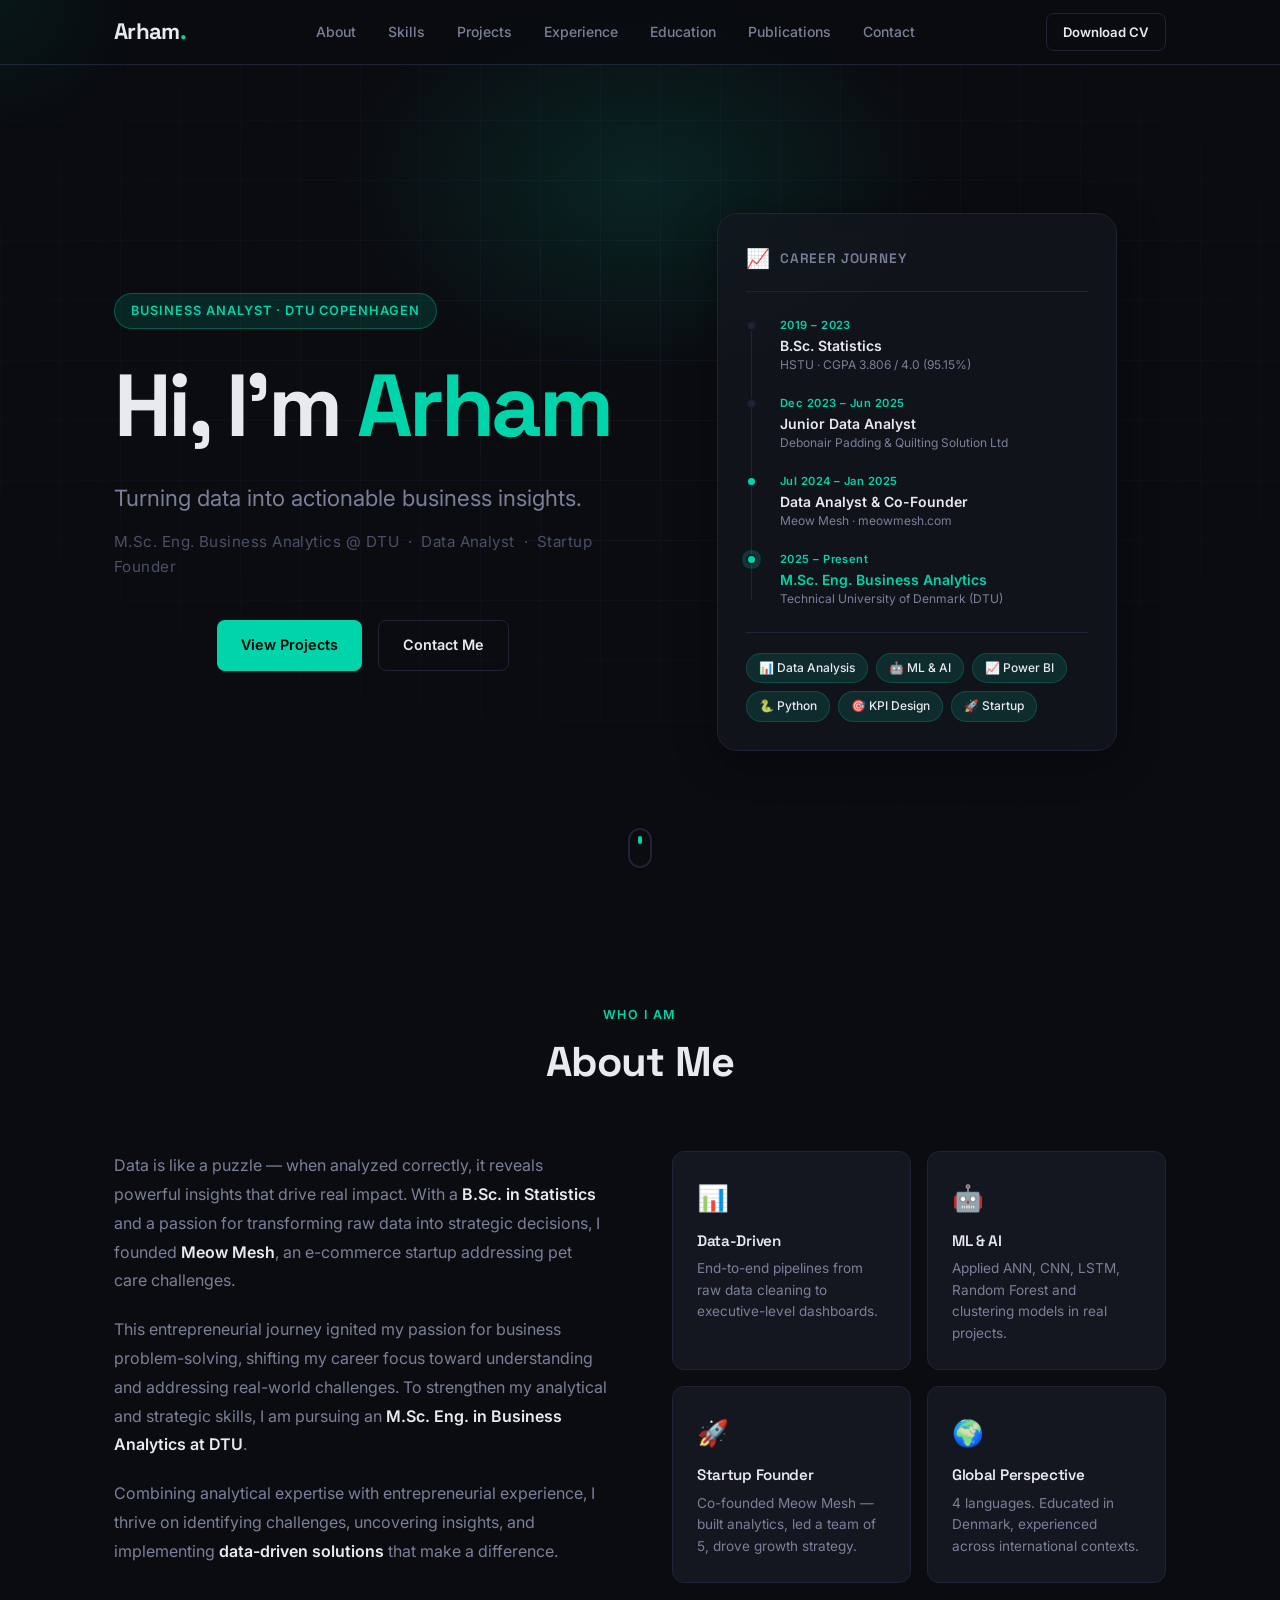
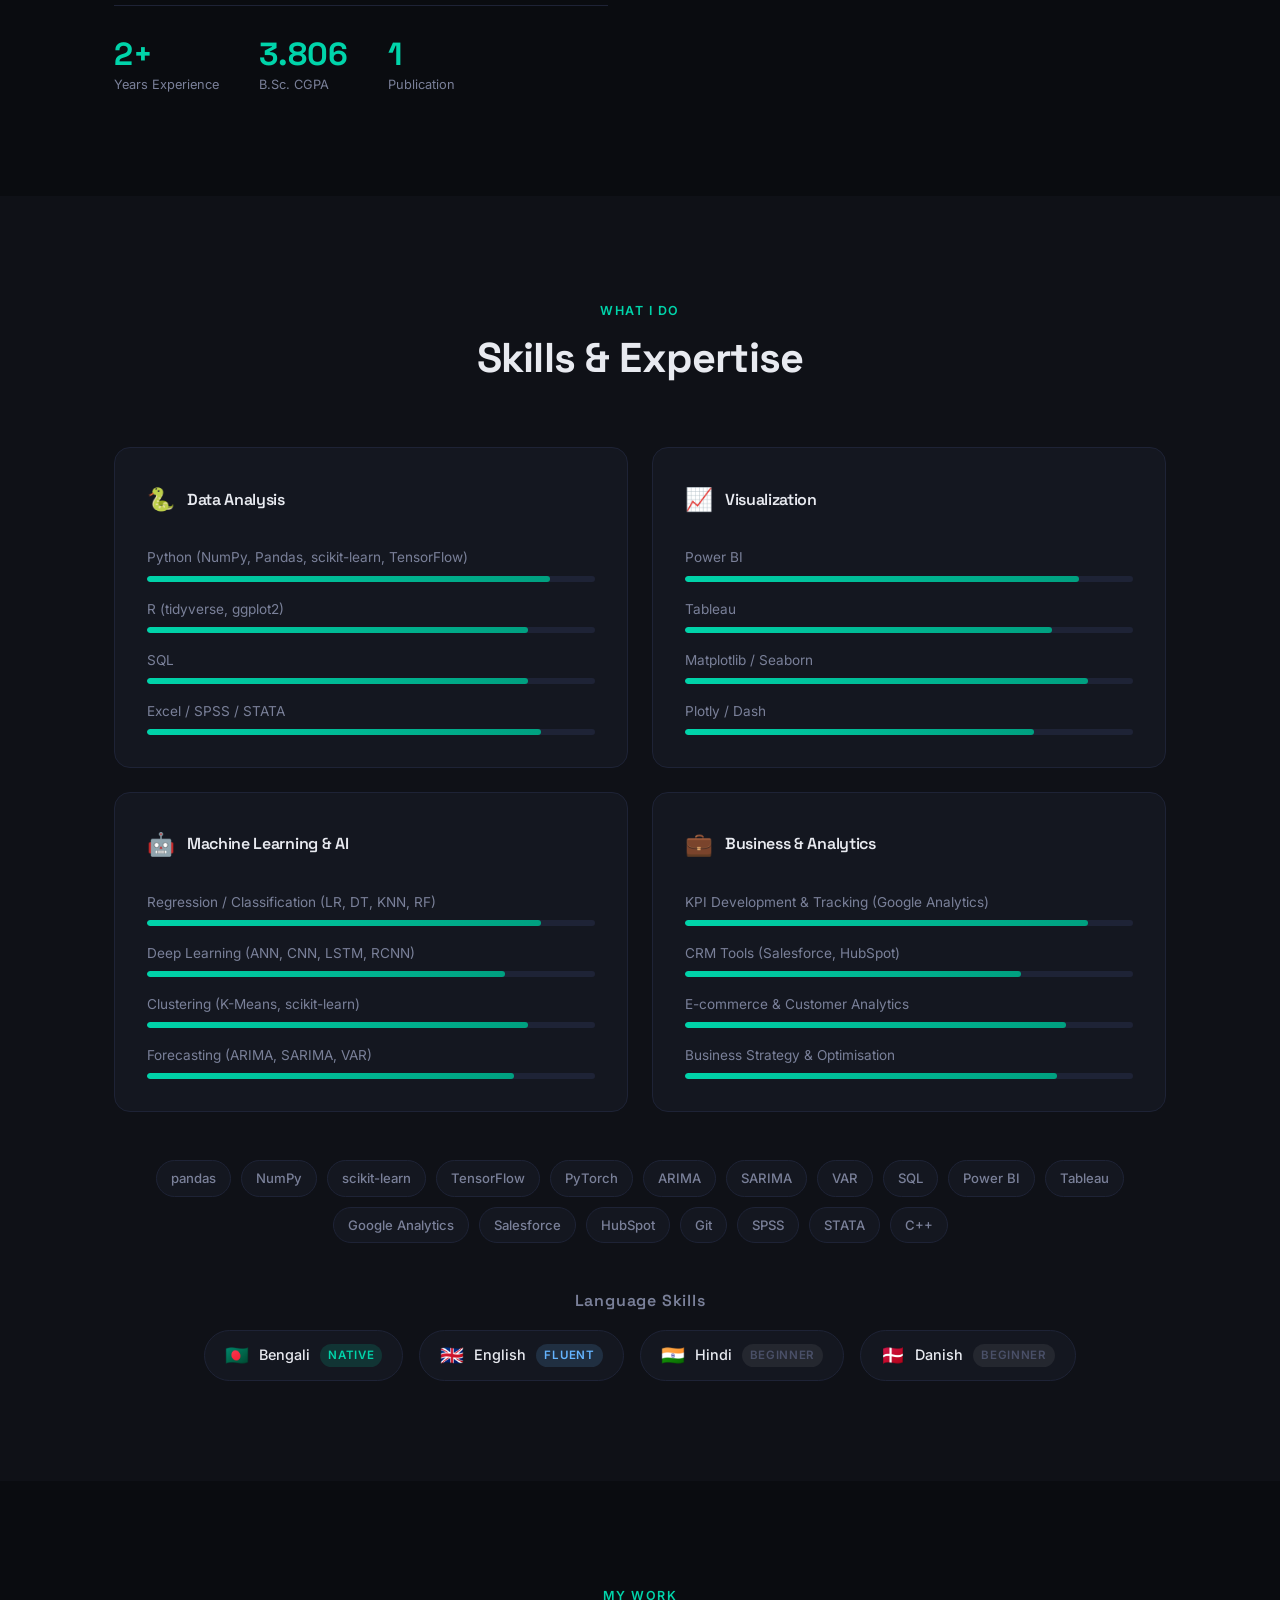
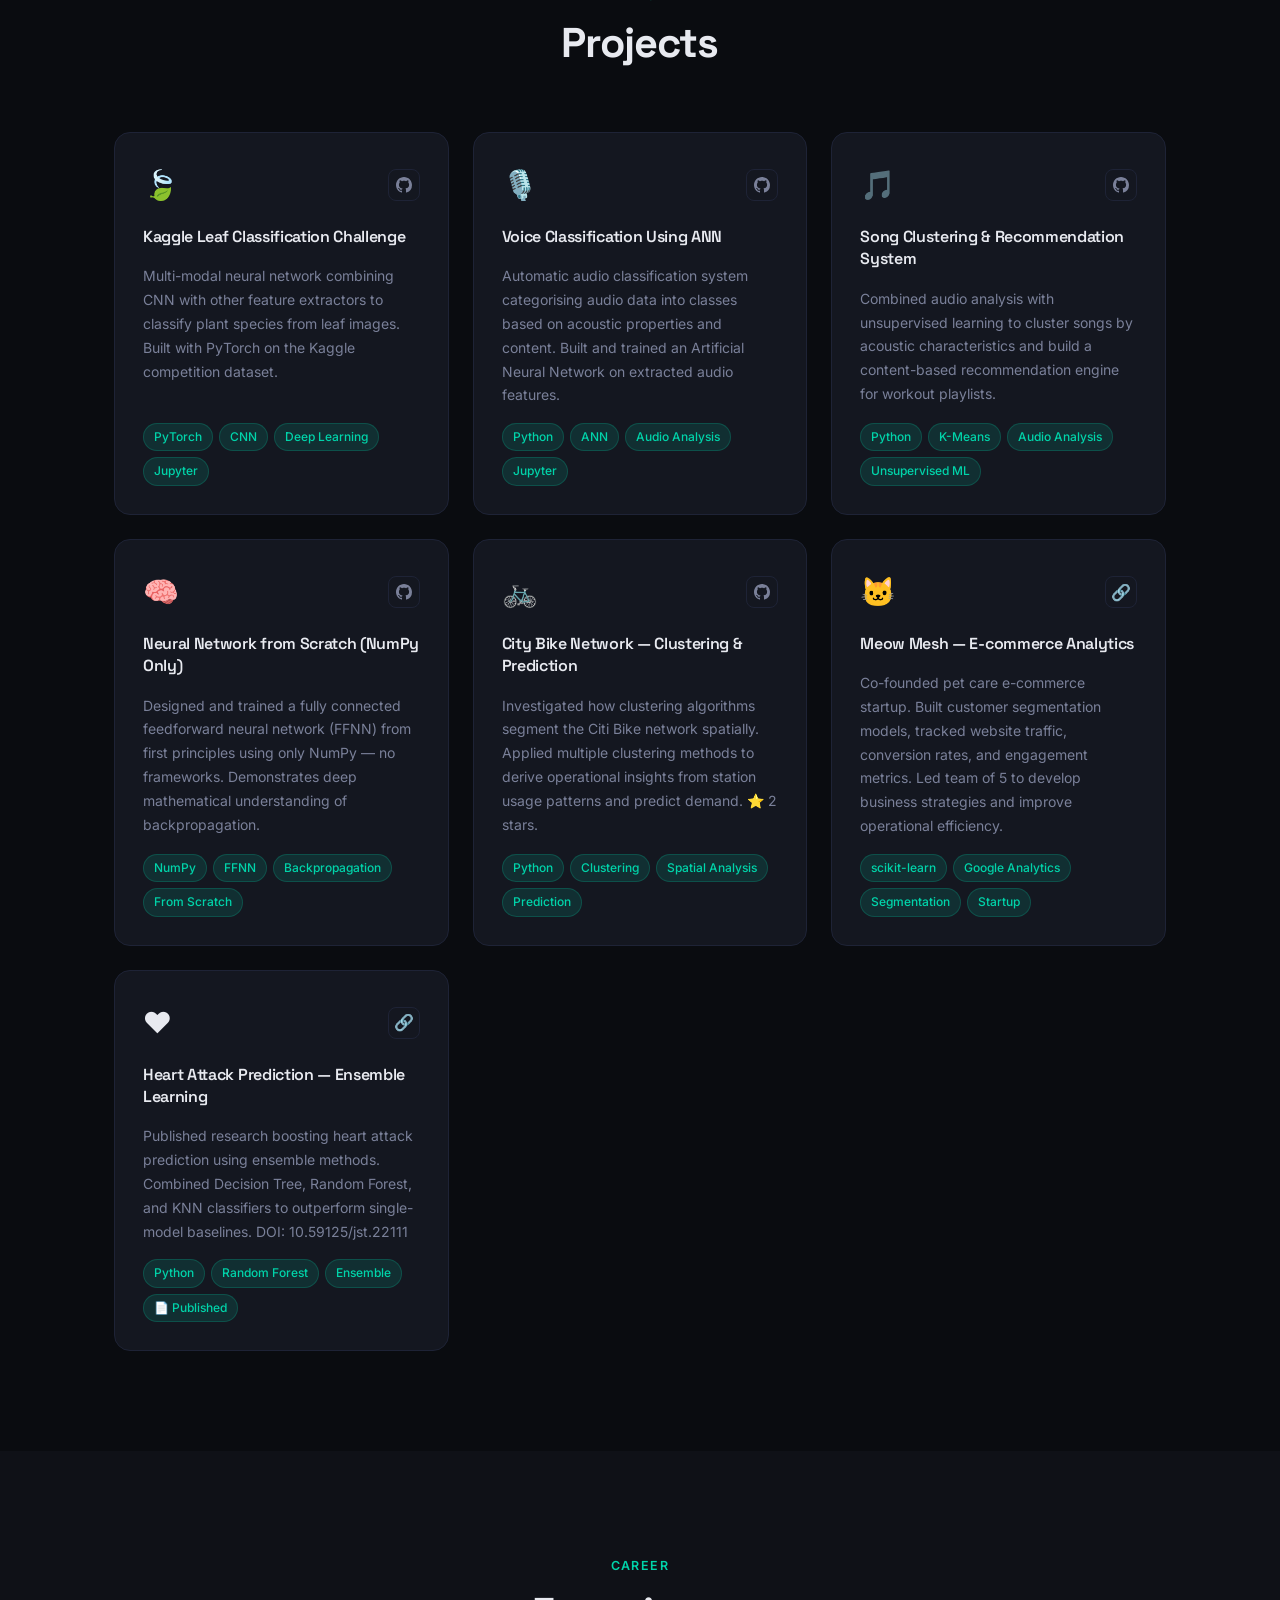
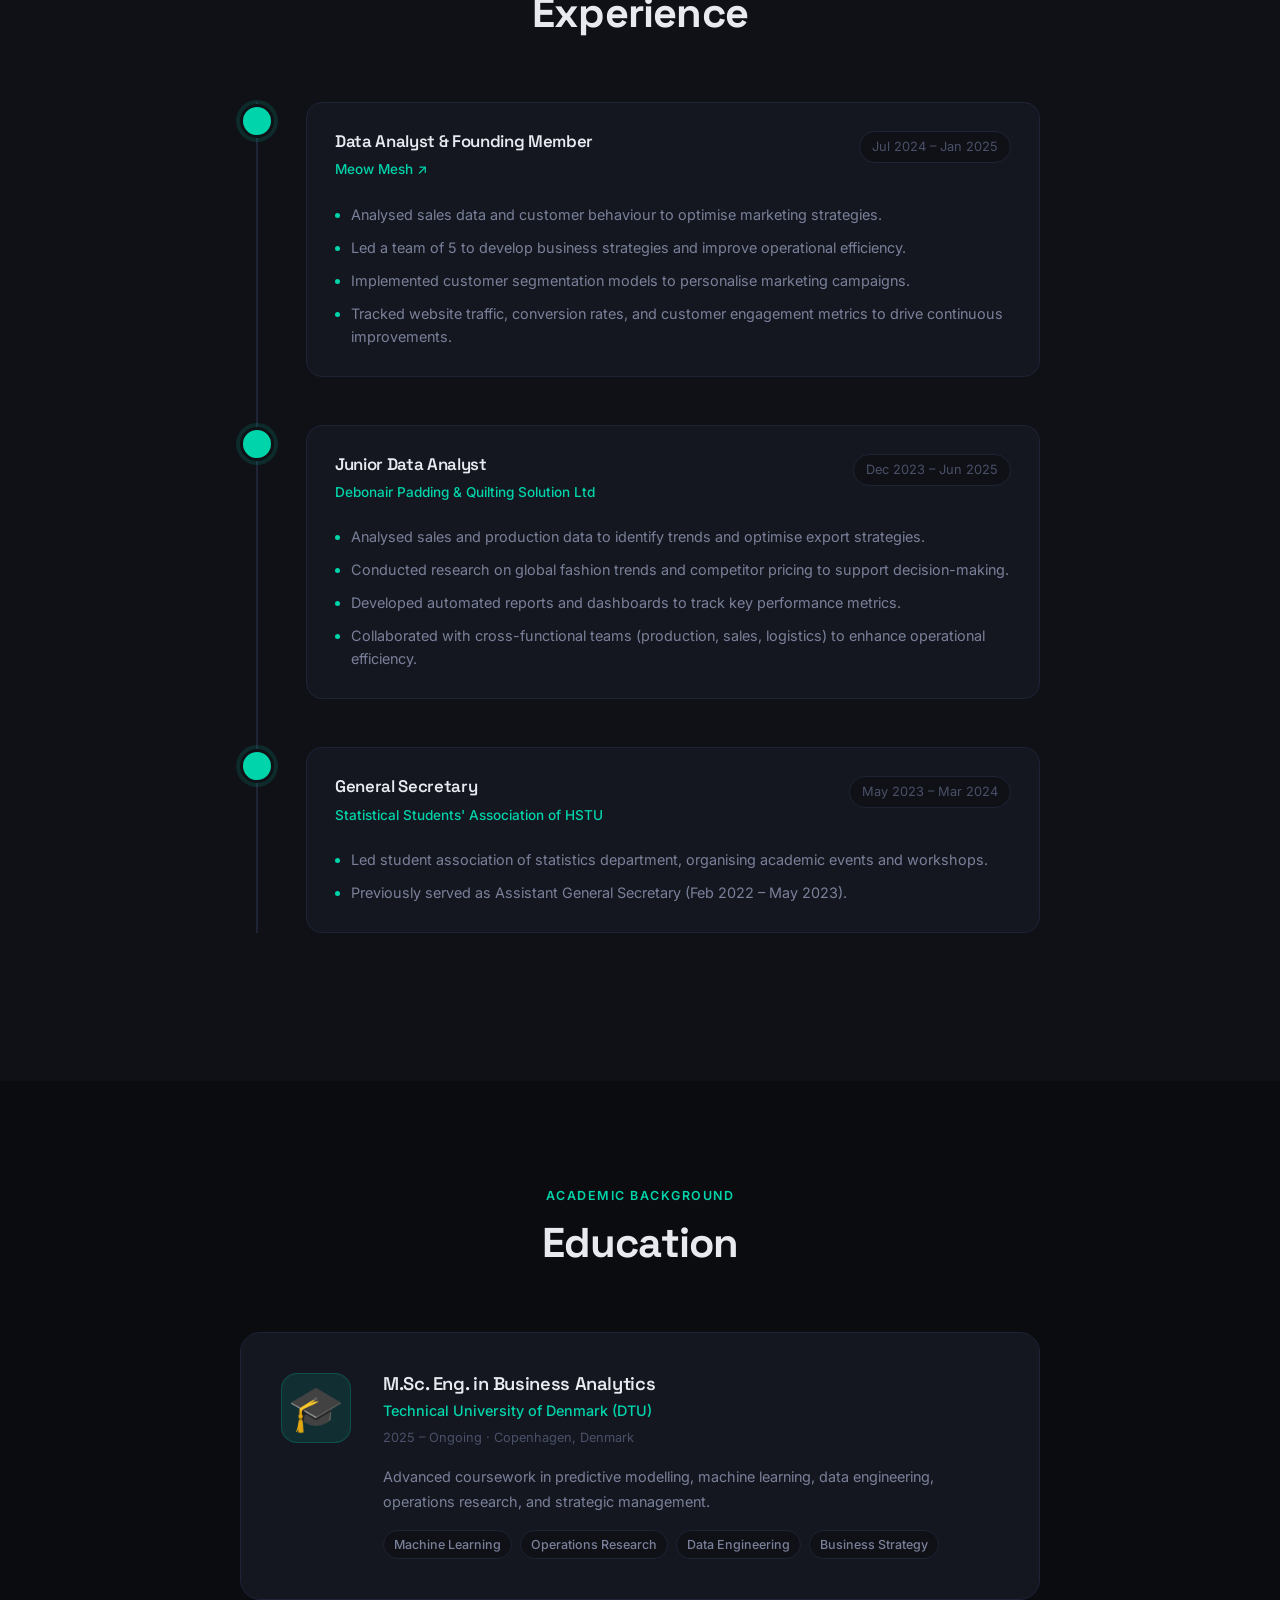
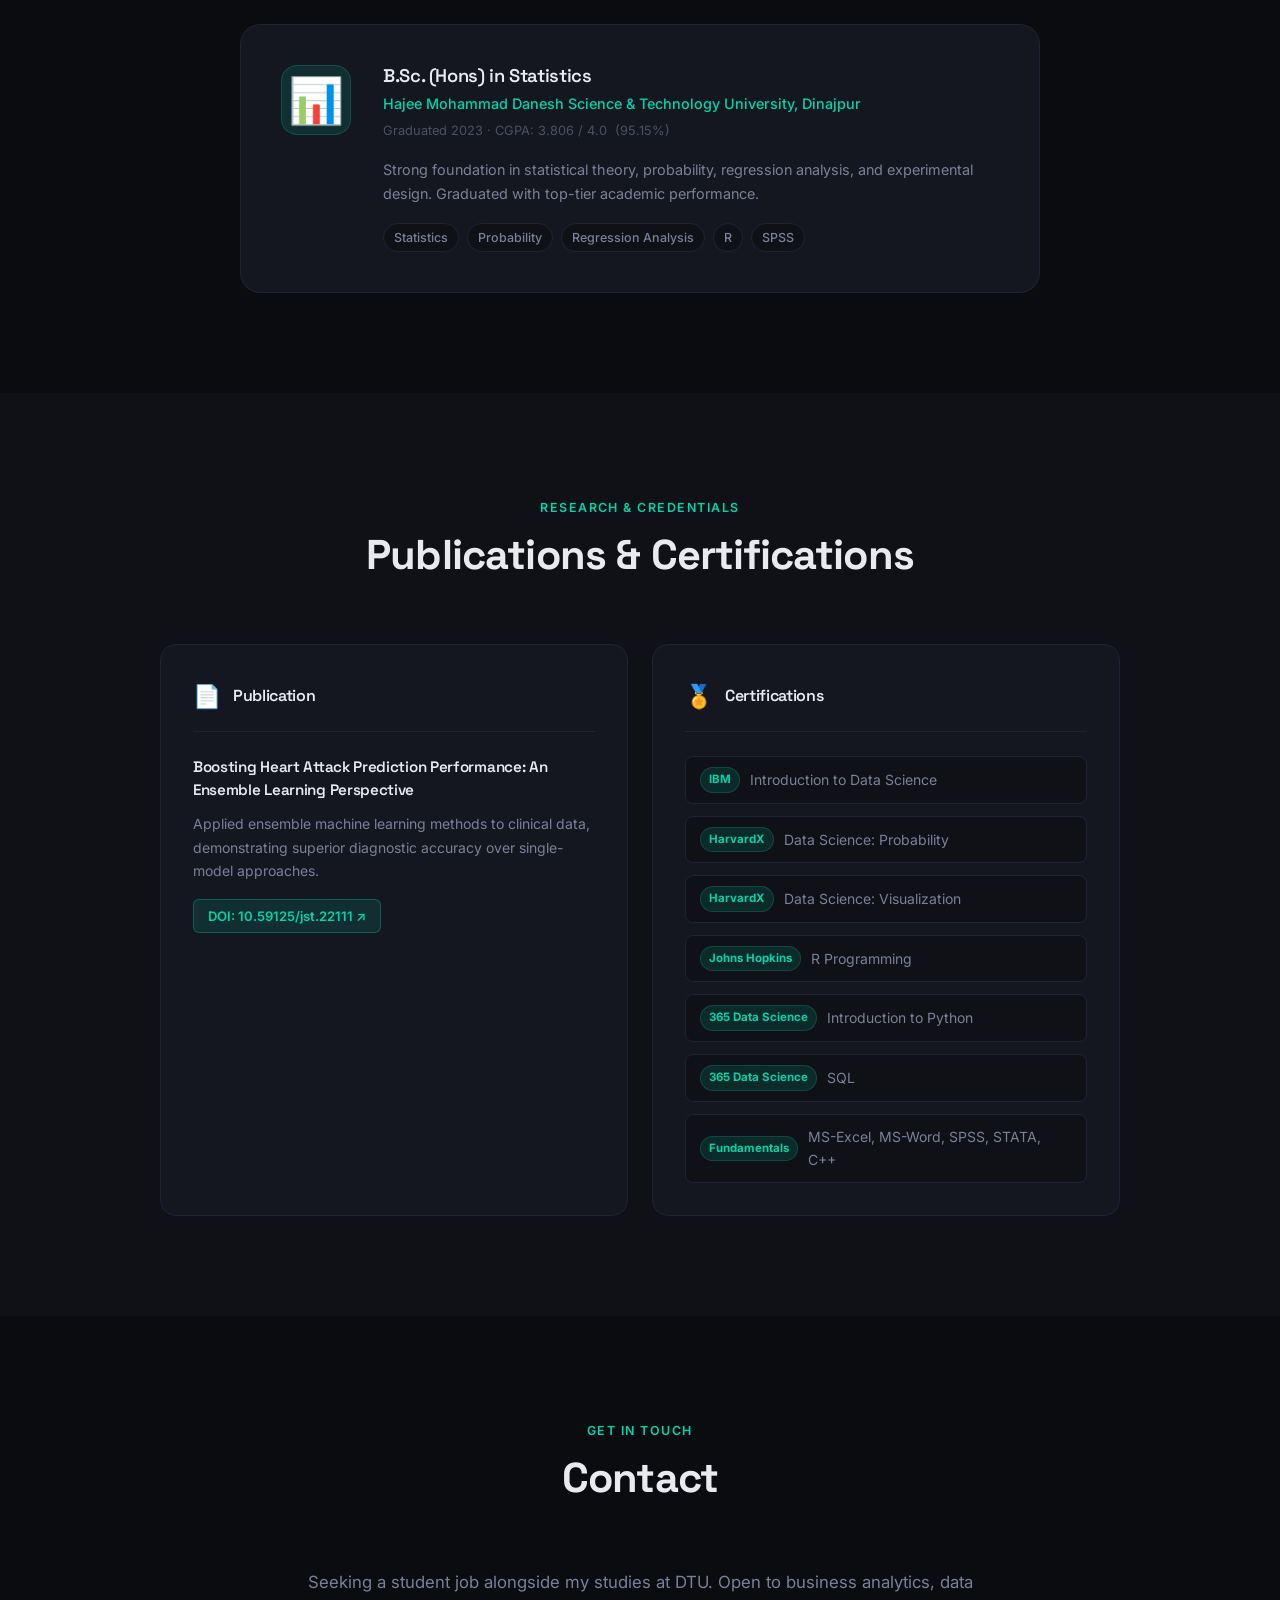
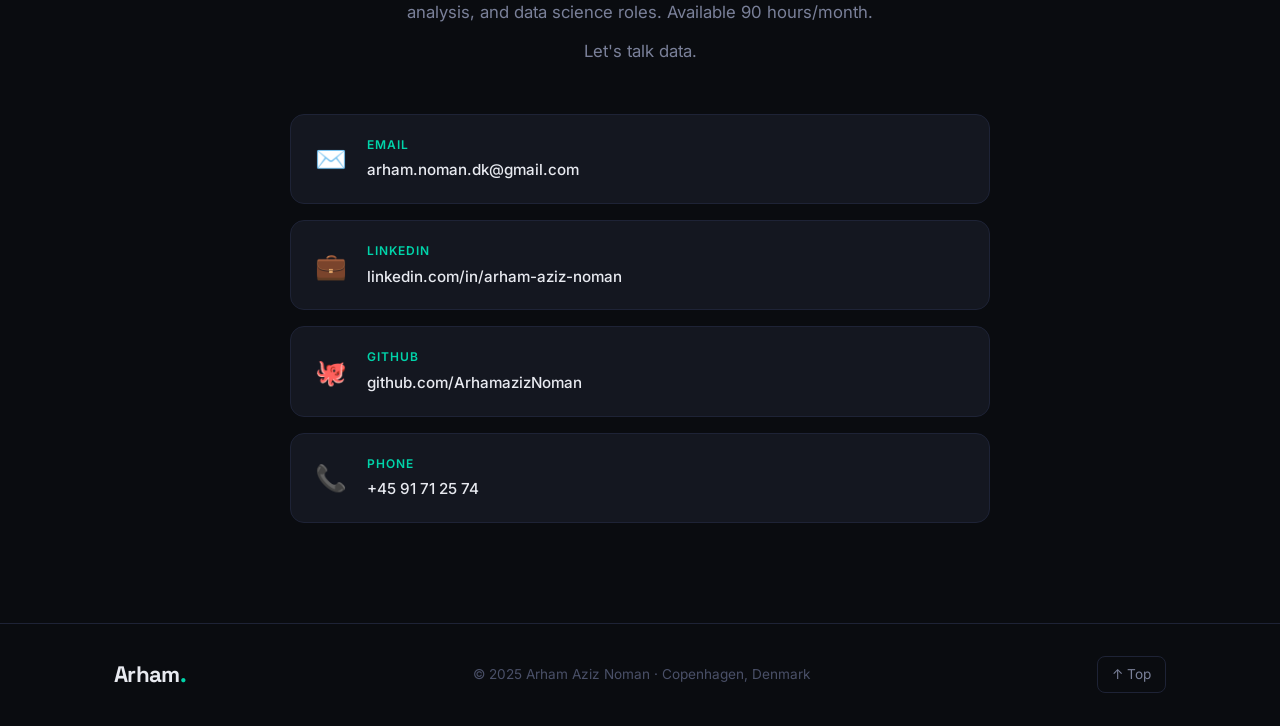
<file: index.html>
<!DOCTYPE html>
<html lang="en">
<head>
  <meta charset="UTF-8" />
  <meta name="viewport" content="width=device-width, initial-scale=1.0" />
  <title>Arham Aziz Noman | Business Analyst</title>
  <link rel="stylesheet" href="style.css" />
  <link rel="preconnect" href="https://fonts.googleapis.com" />
  <link href="https://fonts.googleapis.com/css2?family=Inter:wght@300;400;500;600;700&family=Space+Grotesk:wght@400;500;600;700&display=swap" rel="stylesheet" />
</head>
<body>

  <!-- NAV -->
  <nav class="navbar" id="navbar">
    <div class="nav-container">
      <a href="#hero" class="nav-logo">Arham<span class="accent">.</span></a>
      <ul class="nav-links" id="nav-links">
        <li><a href="#about">About</a></li>
        <li><a href="#skills">Skills</a></li>
        <li><a href="#projects">Projects</a></li>
        <li><a href="#experience">Experience</a></li>
        <li><a href="#education">Education</a></li>
        <li><a href="#publications">Publications</a></li>
        <li><a href="#contact">Contact</a></li>
      </ul>
      <div class="nav-actions">
<a href="Arham Aziz Noman_CV_E.pdf" download class="btn btn-outline btn-sm">Download CV</a>
        <button class="hamburger" id="hamburger" aria-label="Menu">
          <span></span><span></span><span></span>
        </button>
      </div>
    </div>
  </nav>

  <!-- HERO -->
  <section class="hero" id="hero">
    <div class="hero-bg">
      <div class="hero-grid"></div>
    </div>

    <div class="container hero-two-col">

      <!-- LEFT -->
      <div class="hero-left">
        <div class="hero-badge reveal">Business Analyst · DTU Copenhagen</div>
        <h1 class="hero-title reveal">
          Hi, I'm <span class="accent">Arham</span>
        </h1>
        <p class="hero-tagline reveal">Turning data into actionable business insights.</p>
        <p class="hero-sub reveal">
          M.Sc. Eng. Business Analytics @ DTU &nbsp;·&nbsp; Data Analyst &nbsp;·&nbsp; Startup Founder
        </p>
        <div class="hero-cta reveal">
          <a href="#projects" class="btn btn-primary">View Projects</a>
          <a href="#contact" class="btn btn-outline">Contact Me</a>
        </div>
      </div>

      <!-- RIGHT: career card -->
      <div class="hero-right reveal">
        <div class="hero-card">
          <div class="hero-card-header">
            <span class="hero-card-icon">📈</span>
            <span class="hero-card-title">Career Journey</span>
          </div>

          <div class="hero-timeline">
            <div class="ht-item">
              <div class="ht-dot"></div>
              <div class="ht-body">
                <span class="ht-date">2019 – 2023</span>
                <span class="ht-role">B.Sc. Statistics</span>
                <span class="ht-place">HSTU · CGPA 3.806 / 4.0 (95.15%)</span>
              </div>
            </div>
            <div class="ht-item">
              <div class="ht-dot"></div>
              <div class="ht-body">
                <span class="ht-date">Dec 2023 – Jun 2025</span>
                <span class="ht-role">Junior Data Analyst</span>
                <span class="ht-place">Debonair Padding &amp; Quilting Solution Ltd</span>
              </div>
            </div>
            <div class="ht-item">
              <div class="ht-dot ht-dot-accent"></div>
              <div class="ht-body">
                <span class="ht-date">Jul 2024 – Jan 2025</span>
                <span class="ht-role">Data Analyst &amp; Co-Founder</span>
                <span class="ht-place">Meow Mesh · meowmesh.com</span>
              </div>
            </div>
            <div class="ht-item ht-item-current">
              <div class="ht-dot ht-dot-pulse"></div>
              <div class="ht-body">
                <span class="ht-date">2025 – Present</span>
                <span class="ht-role">M.Sc. Eng. Business Analytics</span>
                <span class="ht-place">Technical University of Denmark (DTU)</span>
              </div>
            </div>
          </div>

          <div class="hero-strengths">
            <span class="hs-tag">📊 Data Analysis</span>
            <span class="hs-tag">🤖 ML &amp; AI</span>
            <span class="hs-tag">📈 Power BI</span>
            <span class="hs-tag">🐍 Python</span>
            <span class="hs-tag">🎯 KPI Design</span>
            <span class="hs-tag">🚀 Startup</span>
          </div>
        </div>
      </div>

    </div>

    <div class="hero-scroll">
      <div class="scroll-indicator"></div>
    </div>
  </section>

  <!-- ABOUT -->
  <section class="section" id="about">
    <div class="container">
      <div class="section-header reveal">
        <span class="section-tag">Who I Am</span>
        <h2>About Me</h2>
      </div>
      <div class="about-grid">
        <div class="about-text reveal">
          <p>
            Data is like a puzzle — when analyzed correctly, it reveals powerful insights that
            drive real impact. With a <strong>B.Sc. in Statistics</strong> and a passion for
            transforming raw data into strategic decisions, I founded <strong>Meow Mesh</strong>,
            an e-commerce startup addressing pet care challenges.
          </p>
          <p>
            This entrepreneurial journey ignited my passion for business problem-solving, shifting
            my career focus toward understanding and addressing real-world challenges. To strengthen
            my analytical and strategic skills, I am pursuing an <strong>M.Sc. Eng. in Business
            Analytics at DTU</strong>.
          </p>
          <p>
            Combining analytical expertise with entrepreneurial experience, I thrive on identifying
            challenges, uncovering insights, and implementing <strong>data-driven solutions</strong>
            that make a difference.
          </p>
          <div class="about-stats">
            <div class="stat">
              <span class="stat-num">2+</span>
              <span class="stat-label">Years Experience</span>
            </div>
            <div class="stat">
              <span class="stat-num">3.806</span>
              <span class="stat-label">B.Sc. CGPA</span>
            </div>
            <div class="stat">
              <span class="stat-num">1</span>
              <span class="stat-label">Publication</span>
            </div>
          </div>
        </div>
        <div class="about-highlights reveal">
          <div class="highlight-card">
            <span class="highlight-icon">📊</span>
            <h4>Data-Driven</h4>
            <p>End-to-end pipelines from raw data cleaning to executive-level dashboards.</p>
          </div>
          <div class="highlight-card">
            <span class="highlight-icon">🤖</span>
            <h4>ML &amp; AI</h4>
            <p>Applied ANN, CNN, LSTM, Random Forest and clustering models in real projects.</p>
          </div>
          <div class="highlight-card">
            <span class="highlight-icon">🚀</span>
            <h4>Startup Founder</h4>
            <p>Co-founded Meow Mesh — built analytics, led a team of 5, drove growth strategy.</p>
          </div>
          <div class="highlight-card">
            <span class="highlight-icon">🌍</span>
            <h4>Global Perspective</h4>
            <p>4 languages. Educated in Denmark, experienced across international contexts.</p>
          </div>
        </div>
      </div>
    </div>
  </section>

  <!-- SKILLS -->
  <section class="section section-alt" id="skills">
    <div class="container">
      <div class="section-header reveal">
        <span class="section-tag">What I Do</span>
        <h2>Skills &amp; Expertise</h2>
      </div>
      <div class="skills-grid">

        <div class="skill-category reveal">
          <div class="skill-cat-header">
            <span class="skill-icon">🐍</span>
            <h3>Data Analysis</h3>
          </div>
          <div class="skill-items">
            <div class="skill-item">
              <span class="skill-name">Python (NumPy, Pandas, scikit-learn, TensorFlow)</span>
              <div class="skill-bar"><div class="skill-fill" data-width="90"></div></div>
            </div>
            <div class="skill-item">
              <span class="skill-name">R (tidyverse, ggplot2)</span>
              <div class="skill-bar"><div class="skill-fill" data-width="85"></div></div>
            </div>
            <div class="skill-item">
              <span class="skill-name">SQL</span>
              <div class="skill-bar"><div class="skill-fill" data-width="85"></div></div>
            </div>
            <div class="skill-item">
              <span class="skill-name">Excel / SPSS / STATA</span>
              <div class="skill-bar"><div class="skill-fill" data-width="88"></div></div>
            </div>
          </div>
        </div>

        <div class="skill-category reveal">
          <div class="skill-cat-header">
            <span class="skill-icon">📈</span>
            <h3>Visualization</h3>
          </div>
          <div class="skill-items">
            <div class="skill-item">
              <span class="skill-name">Power BI</span>
              <div class="skill-bar"><div class="skill-fill" data-width="88"></div></div>
            </div>
            <div class="skill-item">
              <span class="skill-name">Tableau</span>
              <div class="skill-bar"><div class="skill-fill" data-width="82"></div></div>
            </div>
            <div class="skill-item">
              <span class="skill-name">Matplotlib / Seaborn</span>
              <div class="skill-bar"><div class="skill-fill" data-width="90"></div></div>
            </div>
            <div class="skill-item">
              <span class="skill-name">Plotly / Dash</span>
              <div class="skill-bar"><div class="skill-fill" data-width="78"></div></div>
            </div>
          </div>
        </div>

        <div class="skill-category reveal">
          <div class="skill-cat-header">
            <span class="skill-icon">🤖</span>
            <h3>Machine Learning &amp; AI</h3>
          </div>
          <div class="skill-items">
            <div class="skill-item">
              <span class="skill-name">Regression / Classification (LR, DT, KNN, RF)</span>
              <div class="skill-bar"><div class="skill-fill" data-width="88"></div></div>
            </div>
            <div class="skill-item">
              <span class="skill-name">Deep Learning (ANN, CNN, LSTM, RCNN)</span>
              <div class="skill-bar"><div class="skill-fill" data-width="80"></div></div>
            </div>
            <div class="skill-item">
              <span class="skill-name">Clustering (K-Means, scikit-learn)</span>
              <div class="skill-bar"><div class="skill-fill" data-width="85"></div></div>
            </div>
            <div class="skill-item">
              <span class="skill-name">Forecasting (ARIMA, SARIMA, VAR)</span>
              <div class="skill-bar"><div class="skill-fill" data-width="82"></div></div>
            </div>
          </div>
        </div>

        <div class="skill-category reveal">
          <div class="skill-cat-header">
            <span class="skill-icon">💼</span>
            <h3>Business &amp; Analytics</h3>
          </div>
          <div class="skill-items">
            <div class="skill-item">
              <span class="skill-name">KPI Development &amp; Tracking (Google Analytics)</span>
              <div class="skill-bar"><div class="skill-fill" data-width="90"></div></div>
            </div>
            <div class="skill-item">
              <span class="skill-name">CRM Tools (Salesforce, HubSpot)</span>
              <div class="skill-bar"><div class="skill-fill" data-width="75"></div></div>
            </div>
            <div class="skill-item">
              <span class="skill-name">E-commerce &amp; Customer Analytics</span>
              <div class="skill-bar"><div class="skill-fill" data-width="85"></div></div>
            </div>
            <div class="skill-item">
              <span class="skill-name">Business Strategy &amp; Optimisation</span>
              <div class="skill-bar"><div class="skill-fill" data-width="83"></div></div>
            </div>
          </div>
        </div>

      </div>

      <div class="tech-tags reveal">
        <span class="tech-tag">pandas</span>
        <span class="tech-tag">NumPy</span>
        <span class="tech-tag">scikit-learn</span>
        <span class="tech-tag">TensorFlow</span>
        <span class="tech-tag">PyTorch</span>
        <span class="tech-tag">ARIMA</span>
        <span class="tech-tag">SARIMA</span>
        <span class="tech-tag">VAR</span>
        <span class="tech-tag">SQL</span>
        <span class="tech-tag">Power BI</span>
        <span class="tech-tag">Tableau</span>
        <span class="tech-tag">Google Analytics</span>
        <span class="tech-tag">Salesforce</span>
        <span class="tech-tag">HubSpot</span>
        <span class="tech-tag">Git</span>
        <span class="tech-tag">SPSS</span>
        <span class="tech-tag">STATA</span>
        <span class="tech-tag">C++</span>
      </div>

      <div class="languages reveal">
        <h3 class="lang-title">Language Skills</h3>
        <div class="lang-grid">
          <div class="lang-item"><span class="lang-flag">🇧🇩</span><span class="lang-name">Bengali</span><span class="lang-level native">Native</span></div>
          <div class="lang-item"><span class="lang-flag">🇬🇧</span><span class="lang-name">English</span><span class="lang-level fluent">Fluent</span></div>
          <div class="lang-item"><span class="lang-flag">🇮🇳</span><span class="lang-name">Hindi</span><span class="lang-level beginner">Beginner</span></div>
          <div class="lang-item"><span class="lang-flag">🇩🇰</span><span class="lang-name">Danish</span><span class="lang-level beginner">Beginner</span></div>
        </div>
      </div>
    </div>
  </section>

  <!-- PROJECTS -->
  <section class="section" id="projects">
    <div class="container">
      <div class="section-header reveal">
        <span class="section-tag">My Work</span>
        <h2>Projects</h2>
      </div>
      <div class="projects-grid">

        <div class="project-card reveal">
          <div class="project-top">
            <div class="project-icon">🍃</div>
            <div class="project-links">
              <a href="https://github.com/ArhamazizNoman/Kaggle-Leaf-Classification-Challenge" target="_blank" rel="noopener" class="project-link" aria-label="GitHub">
                <svg xmlns="http://www.w3.org/2000/svg" width="16" height="16" viewBox="0 0 24 24" fill="currentColor"><path d="M12 0C5.37 0 0 5.37 0 12c0 5.31 3.435 9.795 8.205 11.385.6.105.825-.255.825-.57 0-.285-.015-1.23-.015-2.235-3.015.555-3.795-.735-4.035-1.41-.135-.345-.72-1.41-1.23-1.695-.42-.225-1.02-.78-.015-.795.945-.015 1.62.87 1.845 1.23 1.08 1.815 2.805 1.305 3.495.99.105-.78.42-1.305.765-1.605-2.67-.3-5.46-1.335-5.46-5.925 0-1.305.465-2.385 1.23-3.225-.12-.3-.54-1.53.12-3.18 0 0 1.005-.315 3.3 1.23.96-.27 1.98-.405 3-.405s2.04.135 3 .405c2.295-1.56 3.3-1.23 3.3-1.23.66 1.65.24 2.88.12 3.18.765.84 1.23 1.905 1.23 3.225 0 4.605-2.805 5.625-5.475 5.925.435.375.81 1.095.81 2.22 0 1.605-.015 2.895-.015 3.3 0 .315.225.69.825.57A12.02 12.02 0 0 0 24 12c0-6.63-5.37-12-12-12z"/></svg>
              </a>
            </div>
          </div>
          <h3 class="project-title">Kaggle Leaf Classification Challenge</h3>
          <p class="project-desc">Multi-modal neural network combining CNN with other feature extractors to classify plant species from leaf images. Built with PyTorch on the Kaggle competition dataset.</p>
          <div class="project-tags">
            <span>PyTorch</span><span>CNN</span><span>Deep Learning</span><span>Jupyter</span>
          </div>
        </div>

        <div class="project-card reveal">
          <div class="project-top">
            <div class="project-icon">🎙️</div>
            <div class="project-links">
              <a href="https://github.com/ArhamazizNoman/Voice-Clasificatio-Using-ANN" target="_blank" rel="noopener" class="project-link" aria-label="GitHub">
                <svg xmlns="http://www.w3.org/2000/svg" width="16" height="16" viewBox="0 0 24 24" fill="currentColor"><path d="M12 0C5.37 0 0 5.37 0 12c0 5.31 3.435 9.795 8.205 11.385.6.105.825-.255.825-.57 0-.285-.015-1.23-.015-2.235-3.015.555-3.795-.735-4.035-1.41-.135-.345-.72-1.41-1.23-1.695-.42-.225-1.02-.78-.015-.795.945-.015 1.62.87 1.845 1.23 1.08 1.815 2.805 1.305 3.495.99.105-.78.42-1.305.765-1.605-2.67-.3-5.46-1.335-5.46-5.925 0-1.305.465-2.385 1.23-3.225-.12-.3-.54-1.53.12-3.18 0 0 1.005-.315 3.3 1.23.96-.27 1.98-.405 3-.405s2.04.135 3 .405c2.295-1.56 3.3-1.23 3.3-1.23.66 1.65.24 2.88.12 3.18.765.84 1.23 1.905 1.23 3.225 0 4.605-2.805 5.625-5.475 5.925.435.375.81 1.095.81 2.22 0 1.605-.015 2.895-.015 3.3 0 .315.225.69.825.57A12.02 12.02 0 0 0 24 12c0-6.63-5.37-12-12-12z"/></svg>
              </a>
            </div>
          </div>
          <h3 class="project-title">Voice Classification Using ANN</h3>
          <p class="project-desc">Automatic audio classification system categorising audio data into classes based on acoustic properties and content. Built and trained an Artificial Neural Network on extracted audio features.</p>
          <div class="project-tags">
            <span>Python</span><span>ANN</span><span>Audio Analysis</span><span>Jupyter</span>
          </div>
        </div>

        <div class="project-card reveal">
          <div class="project-top">
            <div class="project-icon">🎵</div>
            <div class="project-links">
              <a href="https://github.com/ArhamazizNoman/Sporty_Song_Clustering_-_Recomendation_System-" target="_blank" rel="noopener" class="project-link" aria-label="GitHub">
                <svg xmlns="http://www.w3.org/2000/svg" width="16" height="16" viewBox="0 0 24 24" fill="currentColor"><path d="M12 0C5.37 0 0 5.37 0 12c0 5.31 3.435 9.795 8.205 11.385.6.105.825-.255.825-.57 0-.285-.015-1.23-.015-2.235-3.015.555-3.795-.735-4.035-1.41-.135-.345-.72-1.41-1.23-1.695-.42-.225-1.02-.78-.015-.795.945-.015 1.62.87 1.845 1.23 1.08 1.815 2.805 1.305 3.495.99.105-.78.42-1.305.765-1.605-2.67-.3-5.46-1.335-5.46-5.925 0-1.305.465-2.385 1.23-3.225-.12-.3-.54-1.53.12-3.18 0 0 1.005-.315 3.3 1.23.96-.27 1.98-.405 3-.405s2.04.135 3 .405c2.295-1.56 3.3-1.23 3.3-1.23.66 1.65.24 2.88.12 3.18.765.84 1.23 1.905 1.23 3.225 0 4.605-2.805 5.625-5.475 5.925.435.375.81 1.095.81 2.22 0 1.605-.015 2.895-.015 3.3 0 .315.225.69.825.57A12.02 12.02 0 0 0 24 12c0-6.63-5.37-12-12-12z"/></svg>
              </a>
            </div>
          </div>
          <h3 class="project-title">Song Clustering &amp; Recommendation System</h3>
          <p class="project-desc">Combined audio analysis with unsupervised learning to cluster songs by acoustic characteristics and build a content-based recommendation engine for workout playlists.</p>
          <div class="project-tags">
            <span>Python</span><span>K-Means</span><span>Audio Analysis</span><span>Unsupervised ML</span>
          </div>
        </div>

        <div class="project-card reveal">
          <div class="project-top">
            <div class="project-icon">🧠</div>
            <div class="project-links">
              <a href="https://github.com/ArhamazizNoman/Neural-network-from-scratch-using-only-NumPy-" target="_blank" rel="noopener" class="project-link" aria-label="GitHub">
                <svg xmlns="http://www.w3.org/2000/svg" width="16" height="16" viewBox="0 0 24 24" fill="currentColor"><path d="M12 0C5.37 0 0 5.37 0 12c0 5.31 3.435 9.795 8.205 11.385.6.105.825-.255.825-.57 0-.285-.015-1.23-.015-2.235-3.015.555-3.795-.735-4.035-1.41-.135-.345-.72-1.41-1.23-1.695-.42-.225-1.02-.78-.015-.795.945-.015 1.62.87 1.845 1.23 1.08 1.815 2.805 1.305 3.495.99.105-.78.42-1.305.765-1.605-2.67-.3-5.46-1.335-5.46-5.925 0-1.305.465-2.385 1.23-3.225-.12-.3-.54-1.53.12-3.18 0 0 1.005-.315 3.3 1.23.96-.27 1.98-.405 3-.405s2.04.135 3 .405c2.295-1.56 3.3-1.23 3.3-1.23.66 1.65.24 2.88.12 3.18.765.84 1.23 1.905 1.23 3.225 0 4.605-2.805 5.625-5.475 5.925.435.375.81 1.095.81 2.22 0 1.605-.015 2.895-.015 3.3 0 .315.225.69.825.57A12.02 12.02 0 0 0 24 12c0-6.63-5.37-12-12-12z"/></svg>
              </a>
            </div>
          </div>
          <h3 class="project-title">Neural Network from Scratch (NumPy Only)</h3>
          <p class="project-desc">Designed and trained a fully connected feedforward neural network (FFNN) from first principles using only NumPy — no frameworks. Demonstrates deep mathematical understanding of backpropagation.</p>
          <div class="project-tags">
            <span>NumPy</span><span>FFNN</span><span>Backpropagation</span><span>From Scratch</span>
          </div>
        </div>

        <div class="project-card reveal">
          <div class="project-top">
            <div class="project-icon">🚲</div>
            <div class="project-links">
              <a href="https://github.com/ArhamazizNoman/City-Bike-Network-Sharing-Clustering-and-Prediction" target="_blank" rel="noopener" class="project-link" aria-label="GitHub">
                <svg xmlns="http://www.w3.org/2000/svg" width="16" height="16" viewBox="0 0 24 24" fill="currentColor"><path d="M12 0C5.37 0 0 5.37 0 12c0 5.31 3.435 9.795 8.205 11.385.6.105.825-.255.825-.57 0-.285-.015-1.23-.015-2.235-3.015.555-3.795-.735-4.035-1.41-.135-.345-.72-1.41-1.23-1.695-.42-.225-1.02-.78-.015-.795.945-.015 1.62.87 1.845 1.23 1.08 1.815 2.805 1.305 3.495.99.105-.78.42-1.305.765-1.605-2.67-.3-5.46-1.335-5.46-5.925 0-1.305.465-2.385 1.23-3.225-.12-.3-.54-1.53.12-3.18 0 0 1.005-.315 3.3 1.23.96-.27 1.98-.405 3-.405s2.04.135 3 .405c2.295-1.56 3.3-1.23 3.3-1.23.66 1.65.24 2.88.12 3.18.765.84 1.23 1.905 1.23 3.225 0 4.605-2.805 5.625-5.475 5.925.435.375.81 1.095.81 2.22 0 1.605-.015 2.895-.015 3.3 0 .315.225.69.825.57A12.02 12.02 0 0 0 24 12c0-6.63-5.37-12-12-12z"/></svg>
              </a>
            </div>
          </div>
          <h3 class="project-title">City Bike Network — Clustering &amp; Prediction</h3>
          <p class="project-desc">Investigated how clustering algorithms segment the Citi Bike network spatially. Applied multiple clustering methods to derive operational insights from station usage patterns and predict demand. ⭐ 2 stars.</p>
          <div class="project-tags">
            <span>Python</span><span>Clustering</span><span>Spatial Analysis</span><span>Prediction</span>
          </div>
        </div>

        <div class="project-card reveal">
          <div class="project-top">
            <div class="project-icon">🐱</div>
            <div class="project-links">
              <a href="https://meowmesh.com/" target="_blank" rel="noopener" class="project-link" aria-label="Live">🔗</a>
            </div>
          </div>
          <h3 class="project-title">Meow Mesh — E-commerce Analytics</h3>
          <p class="project-desc">Co-founded pet care e-commerce startup. Built customer segmentation models, tracked website traffic, conversion rates, and engagement metrics. Led team of 5 to develop business strategies and improve operational efficiency.</p>
          <div class="project-tags">
            <span>scikit-learn</span><span>Google Analytics</span><span>Segmentation</span><span>Startup</span>
          </div>
        </div>

        <div class="project-card reveal">
          <div class="project-top">
            <div class="project-icon">❤️</div>
            <div class="project-links">
              <a href="https://doi.org/10.59125/jst.22111" target="_blank" rel="noopener" class="project-link" aria-label="Paper">🔗</a>
            </div>
          </div>
          <h3 class="project-title">Heart Attack Prediction — Ensemble Learning</h3>
          <p class="project-desc">Published research boosting heart attack prediction using ensemble methods. Combined Decision Tree, Random Forest, and KNN classifiers to outperform single-model baselines. DOI: 10.59125/jst.22111</p>
          <div class="project-tags">
            <span>Python</span><span>Random Forest</span><span>Ensemble</span><span>📄 Published</span>
          </div>
        </div>

      </div>
    </div>
  </section>

  <!-- EXPERIENCE -->
  <section class="section section-alt" id="experience">
    <div class="container">
      <div class="section-header reveal">
        <span class="section-tag">Career</span>
        <h2>Experience</h2>
      </div>
      <div class="timeline">

        <div class="timeline-item reveal">
          <div class="timeline-marker"></div>
          <div class="timeline-content">
            <div class="timeline-header">
              <div>
                <h3>Data Analyst &amp; Founding Member</h3>
                <a href="https://meowmesh.com/" target="_blank" rel="noopener" class="timeline-company">Meow Mesh ↗</a>
              </div>
              <span class="timeline-date">Jul 2024 – Jan 2025</span>
            </div>
            <ul class="timeline-list">
              <li>Analysed sales data and customer behaviour to optimise marketing strategies.</li>
              <li>Led a team of 5 to develop business strategies and improve operational efficiency.</li>
              <li>Implemented customer segmentation models to personalise marketing campaigns.</li>
              <li>Tracked website traffic, conversion rates, and customer engagement metrics to drive continuous improvements.</li>
            </ul>
          </div>
        </div>

        <div class="timeline-item reveal">
          <div class="timeline-marker"></div>
          <div class="timeline-content">
            <div class="timeline-header">
              <div>
                <h3>Junior Data Analyst</h3>
                <span class="timeline-company">Debonair Padding &amp; Quilting Solution Ltd</span>
              </div>
              <span class="timeline-date">Dec 2023 – Jun 2025</span>
            </div>
            <ul class="timeline-list">
              <li>Analysed sales and production data to identify trends and optimise export strategies.</li>
              <li>Conducted research on global fashion trends and competitor pricing to support decision-making.</li>
              <li>Developed automated reports and dashboards to track key performance metrics.</li>
              <li>Collaborated with cross-functional teams (production, sales, logistics) to enhance operational efficiency.</li>
            </ul>
          </div>
        </div>

        <div class="timeline-item reveal">
          <div class="timeline-marker"></div>
          <div class="timeline-content">
            <div class="timeline-header">
              <div>
                <h3>General Secretary</h3>
                <span class="timeline-company">Statistical Students' Association of HSTU</span>
              </div>
              <span class="timeline-date">May 2023 – Mar 2024</span>
            </div>
            <ul class="timeline-list">
              <li>Led student association of statistics department, organising academic events and workshops.</li>
              <li>Previously served as Assistant General Secretary (Feb 2022 – May 2023).</li>
            </ul>
          </div>
        </div>

      </div>
    </div>
  </section>

  <!-- EDUCATION -->
  <section class="section" id="education">
    <div class="container">
      <div class="section-header reveal">
        <span class="section-tag">Academic Background</span>
        <h2>Education</h2>
      </div>
      <div class="edu-grid">

        <div class="edu-card reveal">
          <div class="edu-logo">🎓</div>
          <div class="edu-content">
            <h3>M.Sc. Eng. in Business Analytics</h3>
            <span class="edu-school">Technical University of Denmark (DTU)</span>
            <span class="edu-year">2025 – Ongoing · Copenhagen, Denmark</span>
            <p>Advanced coursework in predictive modelling, machine learning, data engineering, operations research, and strategic management.</p>
            <div class="edu-tags">
              <span>Machine Learning</span><span>Operations Research</span><span>Data Engineering</span><span>Business Strategy</span>
            </div>
          </div>
        </div>

        <div class="edu-card reveal">
          <div class="edu-logo">📊</div>
          <div class="edu-content">
            <h3>B.Sc. (Hons) in Statistics</h3>
            <span class="edu-school">Hajee Mohammad Danesh Science &amp; Technology University, Dinajpur</span>
            <span class="edu-year">Graduated 2023 · CGPA: 3.806 / 4.0 &nbsp;(95.15%)</span>
            <p>Strong foundation in statistical theory, probability, regression analysis, and experimental design. Graduated with top-tier academic performance.</p>
            <div class="edu-tags">
              <span>Statistics</span><span>Probability</span><span>Regression Analysis</span><span>R</span><span>SPSS</span>
            </div>
          </div>
        </div>

      </div>
    </div>
  </section>

  <!-- PUBLICATIONS & CERTIFICATIONS -->
  <section class="section section-alt" id="publications">
    <div class="container">
      <div class="section-header reveal">
        <span class="section-tag">Research &amp; Credentials</span>
        <h2>Publications &amp; Certifications</h2>
      </div>
      <div class="pub-cert-grid">

        <div class="pub-card reveal">
          <div class="pub-header">
            <span class="pub-icon">📄</span>
            <h3>Publication</h3>
          </div>
          <div class="pub-item">
            <h4>Boosting Heart Attack Prediction Performance: An Ensemble Learning Perspective</h4>
            <p>Applied ensemble machine learning methods to clinical data, demonstrating superior diagnostic accuracy over single-model approaches.</p>
            <a href="https://doi.org/10.59125/jst.22111" target="_blank" rel="noopener" class="pub-doi">DOI: 10.59125/jst.22111 ↗</a>
          </div>
        </div>

        <div class="cert-card reveal">
          <div class="pub-header">
            <span class="pub-icon">🏅</span>
            <h3>Certifications</h3>
          </div>
          <ul class="cert-list">
            <li><span class="cert-provider">IBM</span>Introduction to Data Science</li>
            <li><span class="cert-provider">HarvardX</span>Data Science: Probability</li>
            <li><span class="cert-provider">HarvardX</span>Data Science: Visualization</li>
            <li><span class="cert-provider">Johns Hopkins</span>R Programming</li>
            <li><span class="cert-provider">365 Data Science</span>Introduction to Python</li>
            <li><span class="cert-provider">365 Data Science</span>SQL</li>
            <li><span class="cert-provider">Fundamentals</span>MS-Excel, MS-Word, SPSS, STATA, C++</li>
          </ul>
        </div>

      </div>
    </div>
  </section>

  <!-- CONTACT -->
  <section class="section" id="contact">
    <div class="container">
      <div class="section-header reveal">
        <span class="section-tag">Get In Touch</span>
        <h2>Contact</h2>
      </div>
      <div class="contact-wrapper">
        <div class="contact-intro reveal">
          <p>Seeking a student job alongside my studies at DTU. Open to business analytics, data analysis, and data science roles. Available 90 hours/month.</p>
          <p>Let's talk data.</p>
        </div>
        <div class="contact-links reveal">
          <a href="mailto:arham.noman.dk@gmail.com" class="contact-card">
            <span class="contact-icon">✉️</span>
            <div>
              <span class="contact-label">Email</span>
              <span class="contact-value">arham.noman.dk@gmail.com</span>
            </div>
          </a>
          <a href="https://www.linkedin.com/in/arham-aziz-noman/" target="_blank" rel="noopener" class="contact-card">
            <span class="contact-icon">💼</span>
            <div>
              <span class="contact-label">LinkedIn</span>
              <span class="contact-value">linkedin.com/in/arham-aziz-noman</span>
            </div>
          </a>
          <a href="https://github.com/ArhamazizNoman" target="_blank" rel="noopener" class="contact-card">
            <span class="contact-icon">🐙</span>
            <div>
              <span class="contact-label">GitHub</span>
              <span class="contact-value">github.com/ArhamazizNoman</span>
            </div>
          </a>
          <a href="tel:+4591712574" class="contact-card">
            <span class="contact-icon">📞</span>
            <div>
              <span class="contact-label">Phone</span>
              <span class="contact-value">+45 91 71 25 74</span>
            </div>
          </a>
        </div>
      </div>
    </div>
  </section>

  <!-- FOOTER -->
  <footer class="footer">
    <div class="container footer-inner">
      <span class="nav-logo">Arham<span class="accent">.</span></span>
      <p>© 2025 Arham Aziz Noman · Copenhagen, Denmark</p>
      <a href="#hero" class="back-top">↑ Top</a>
    </div>
  </footer>

  <script src="script.js"></script>
</body>
</html>
</file>
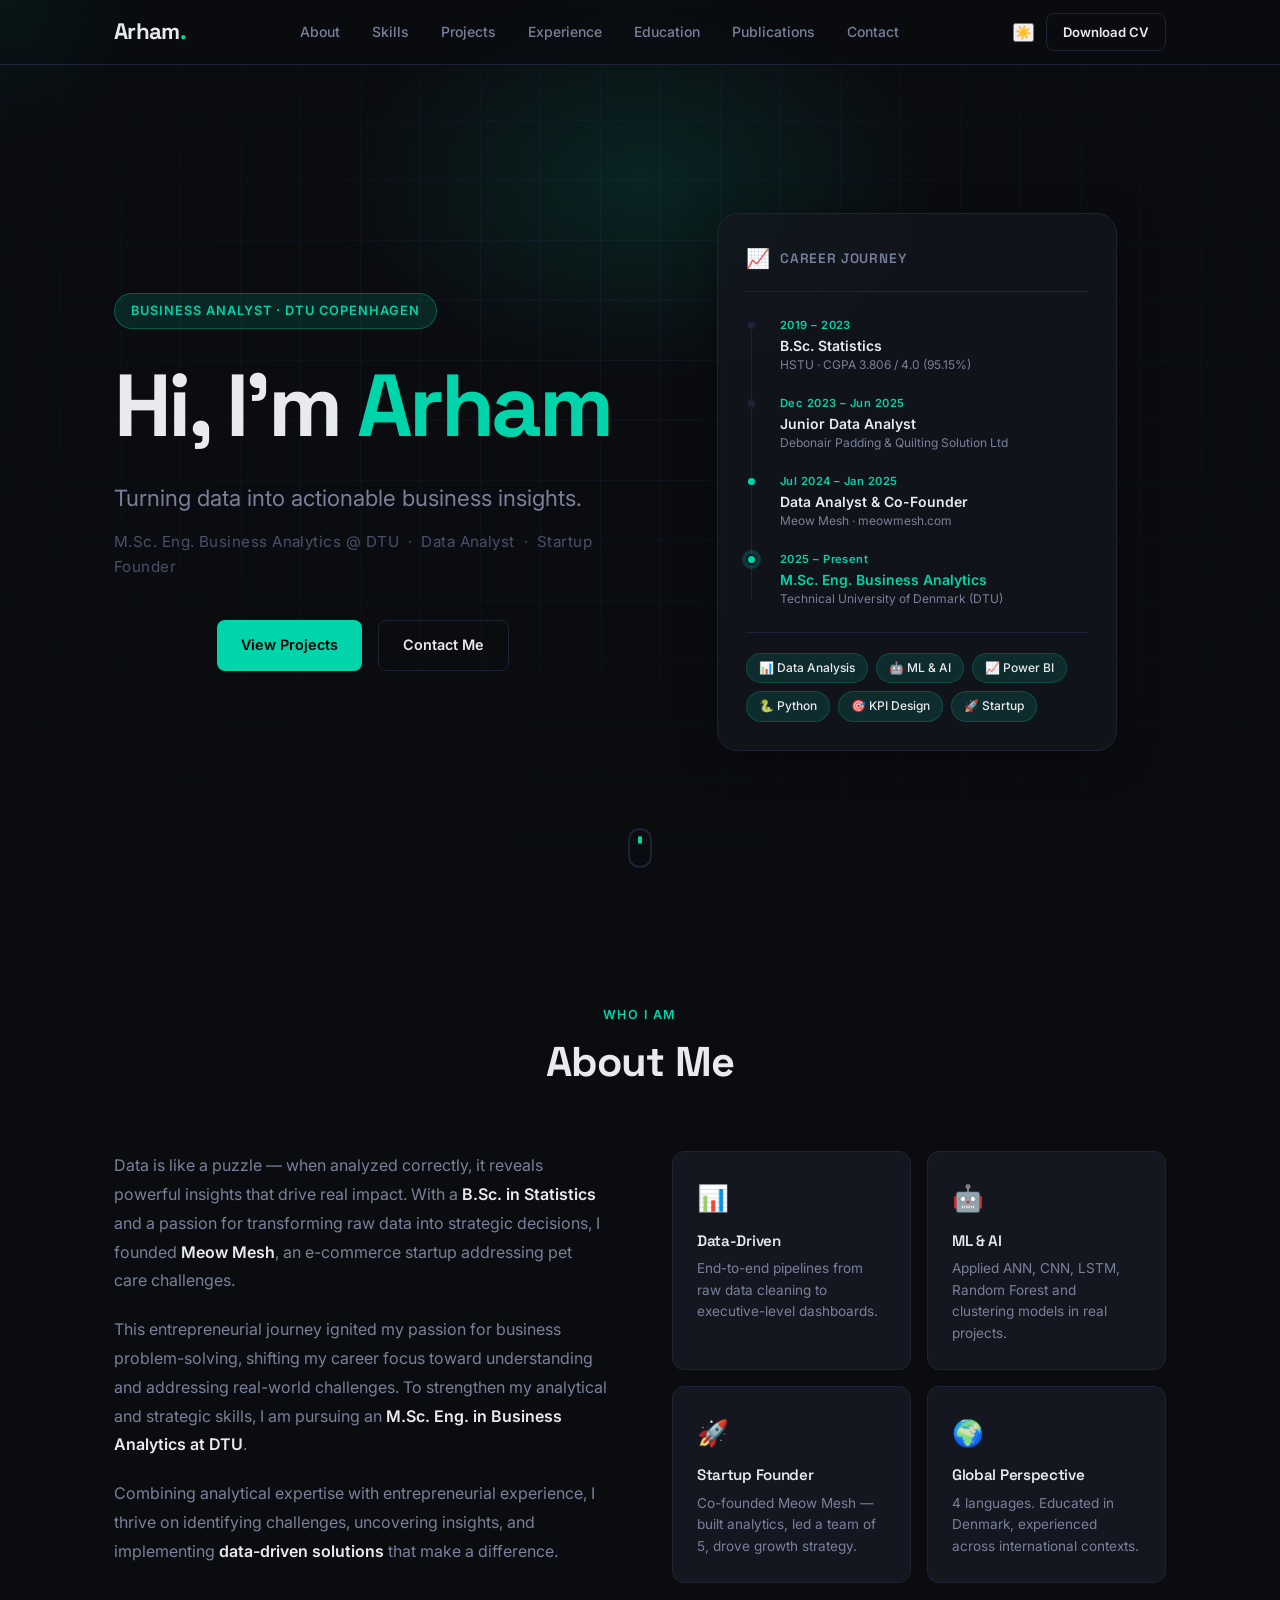
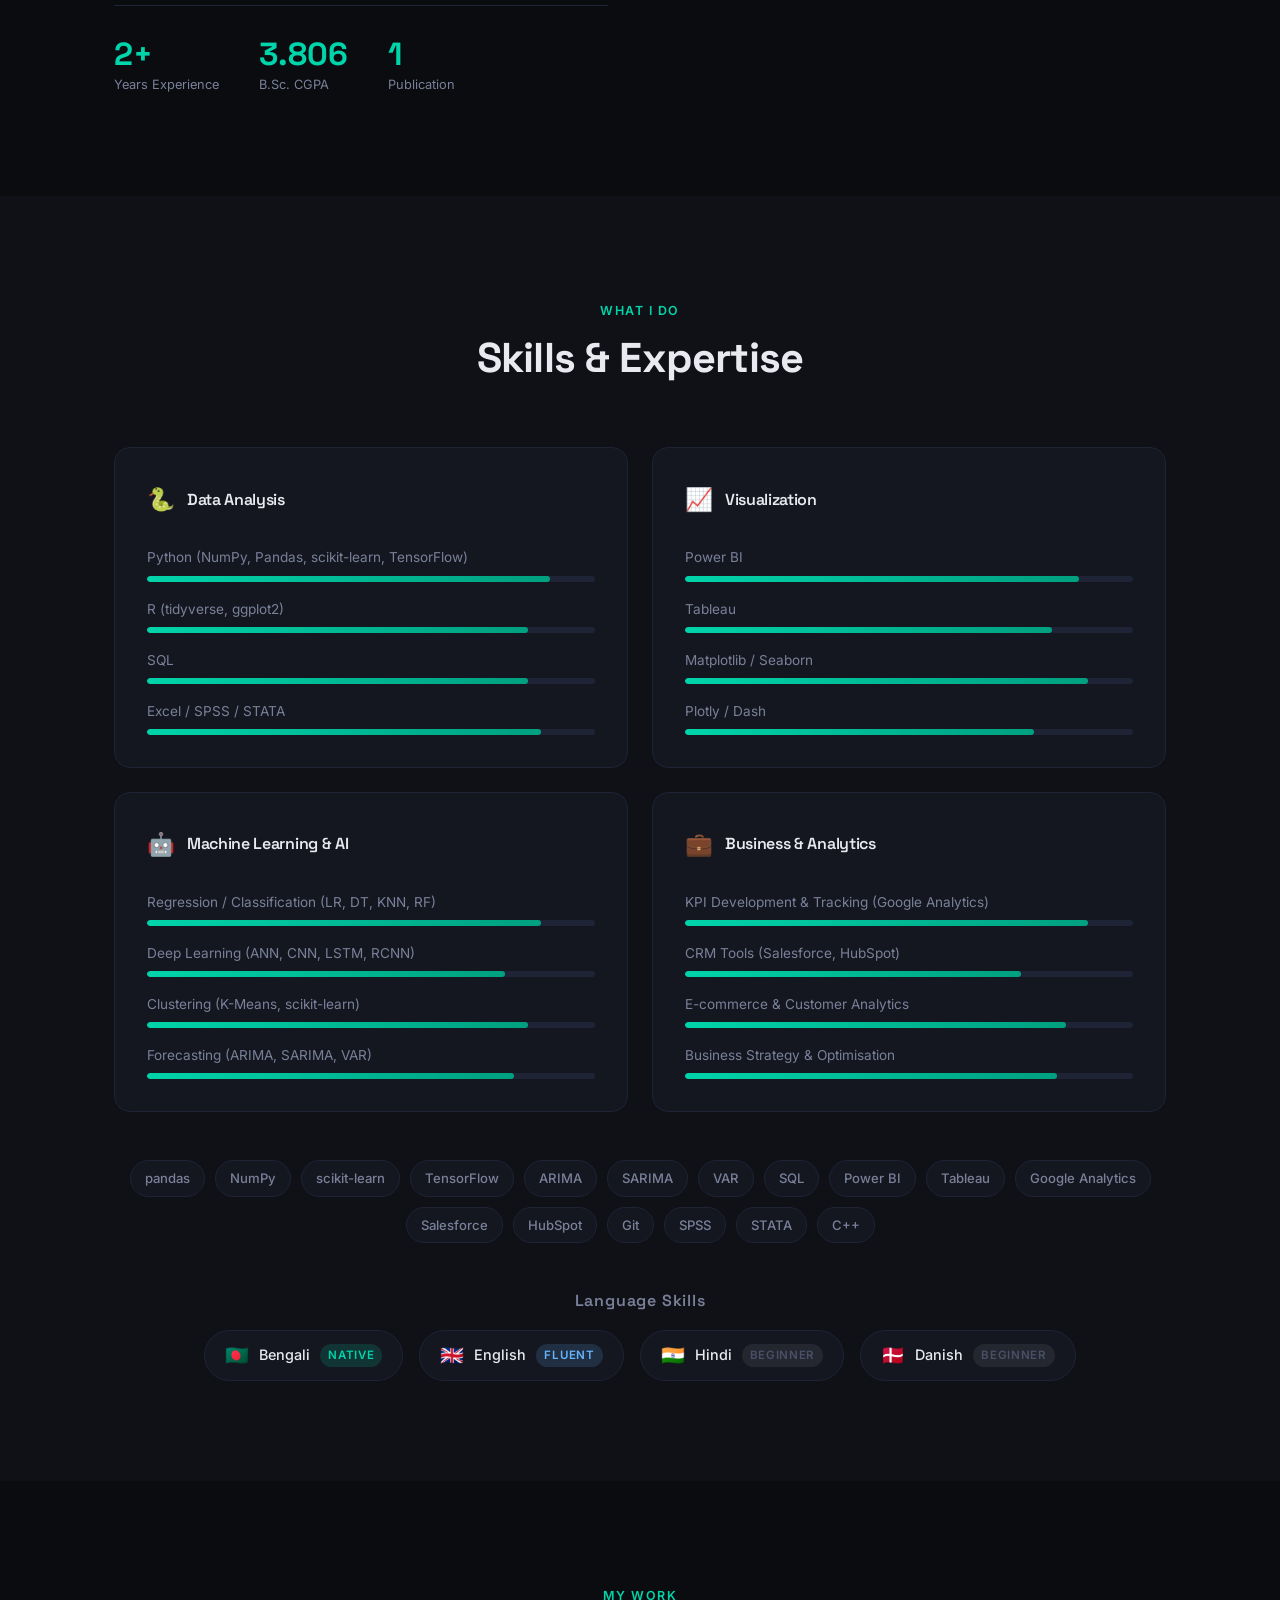
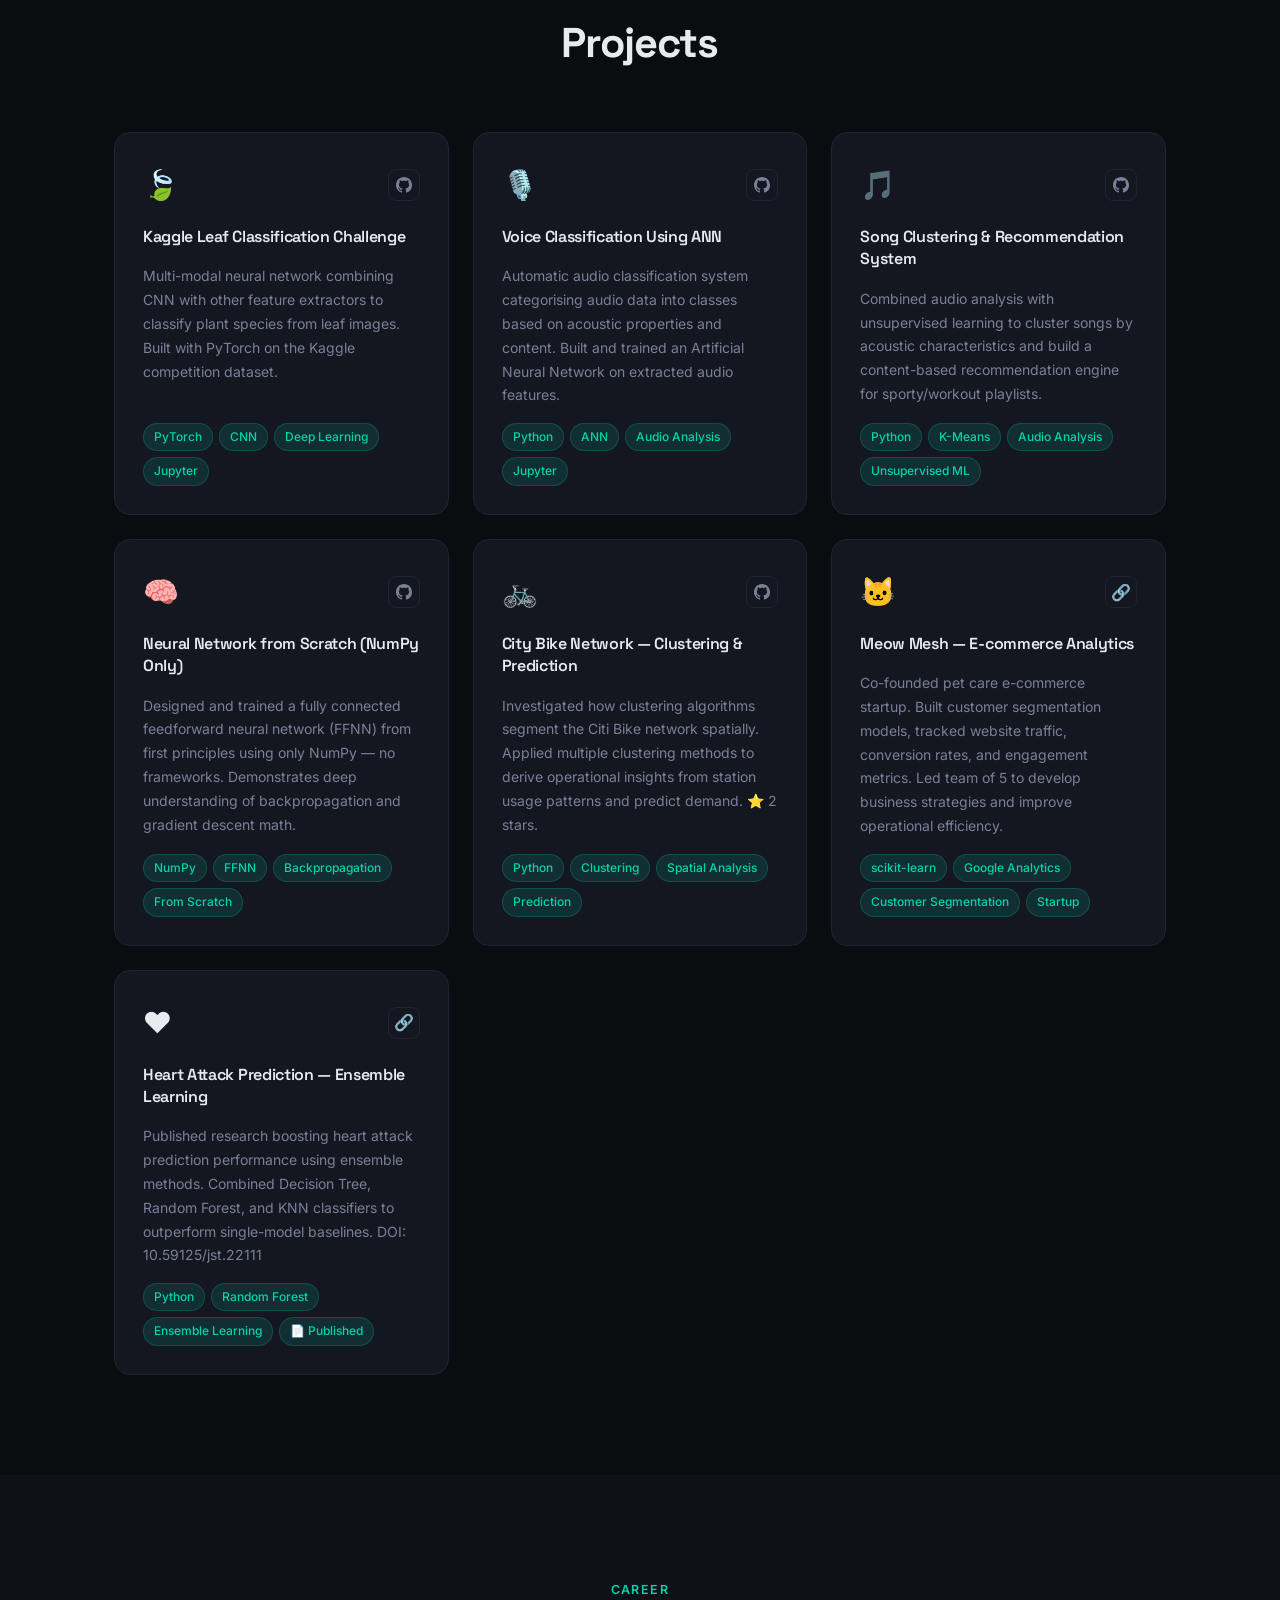
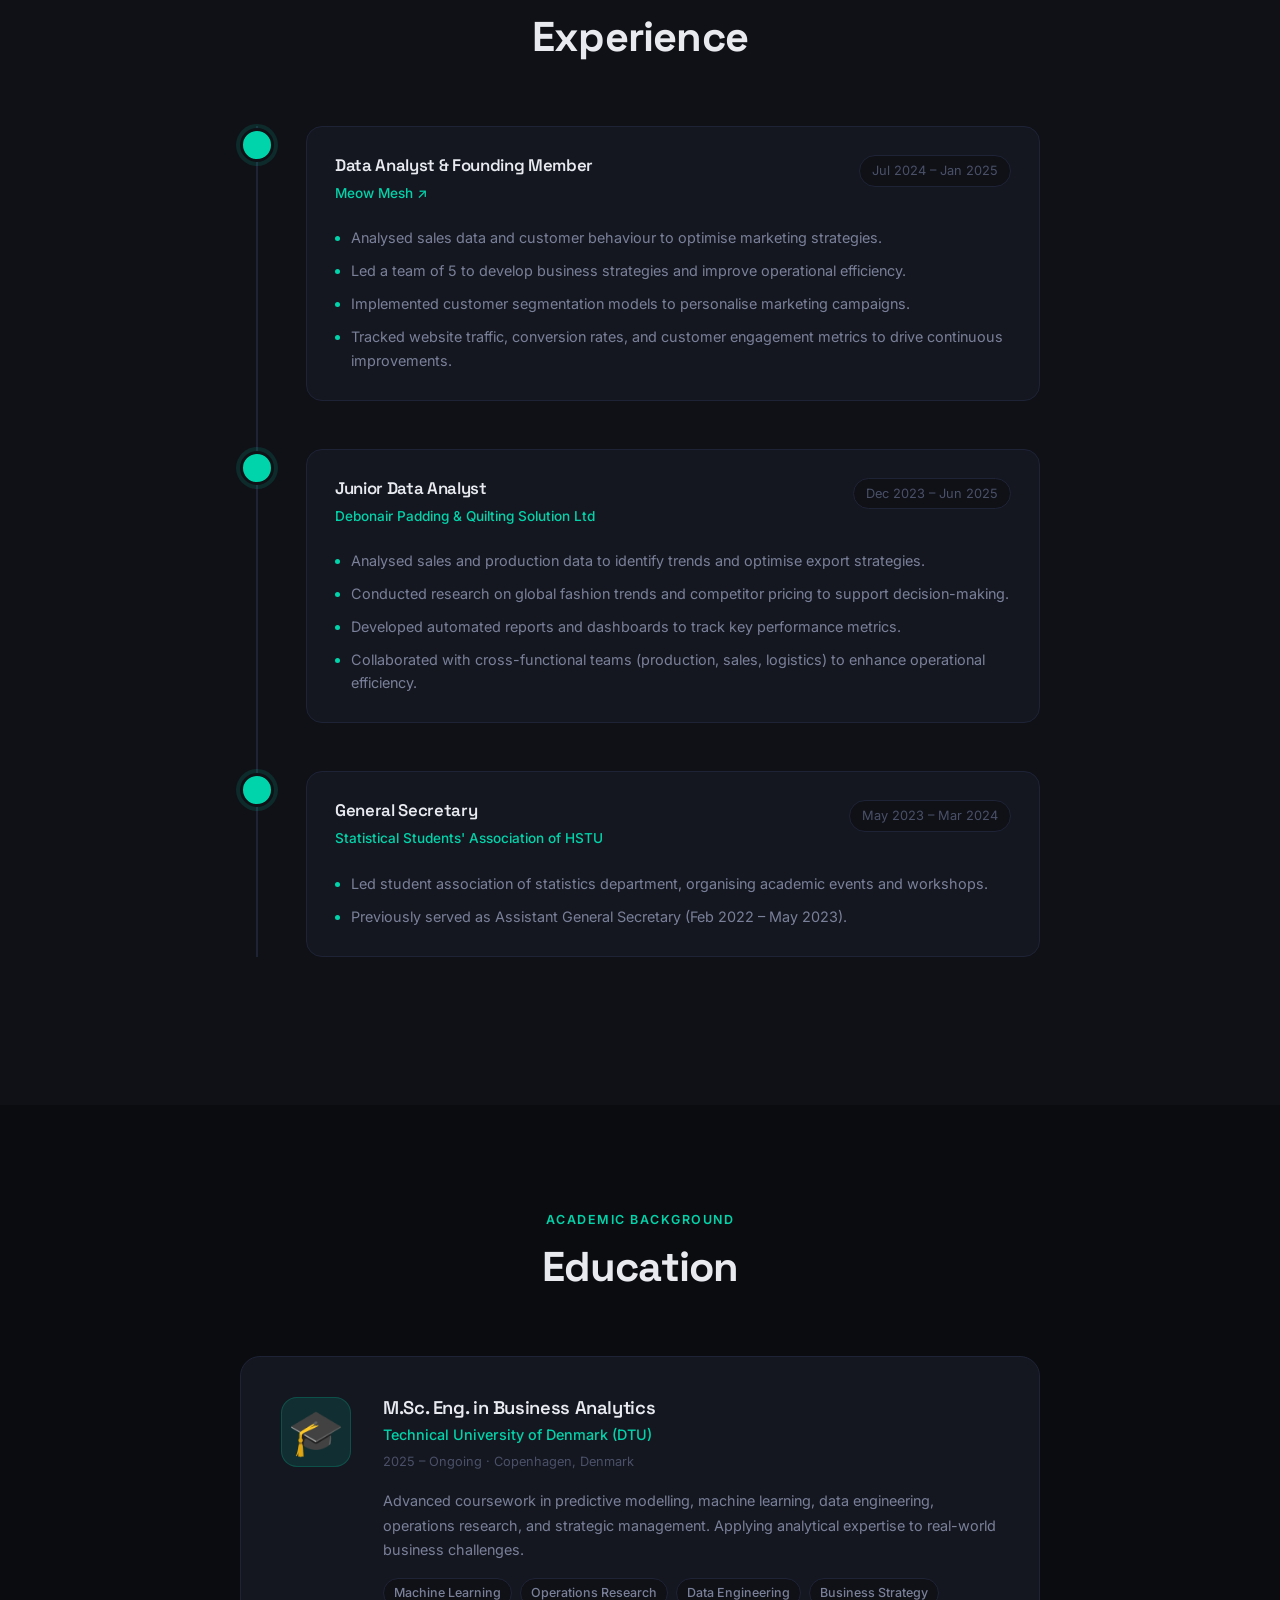
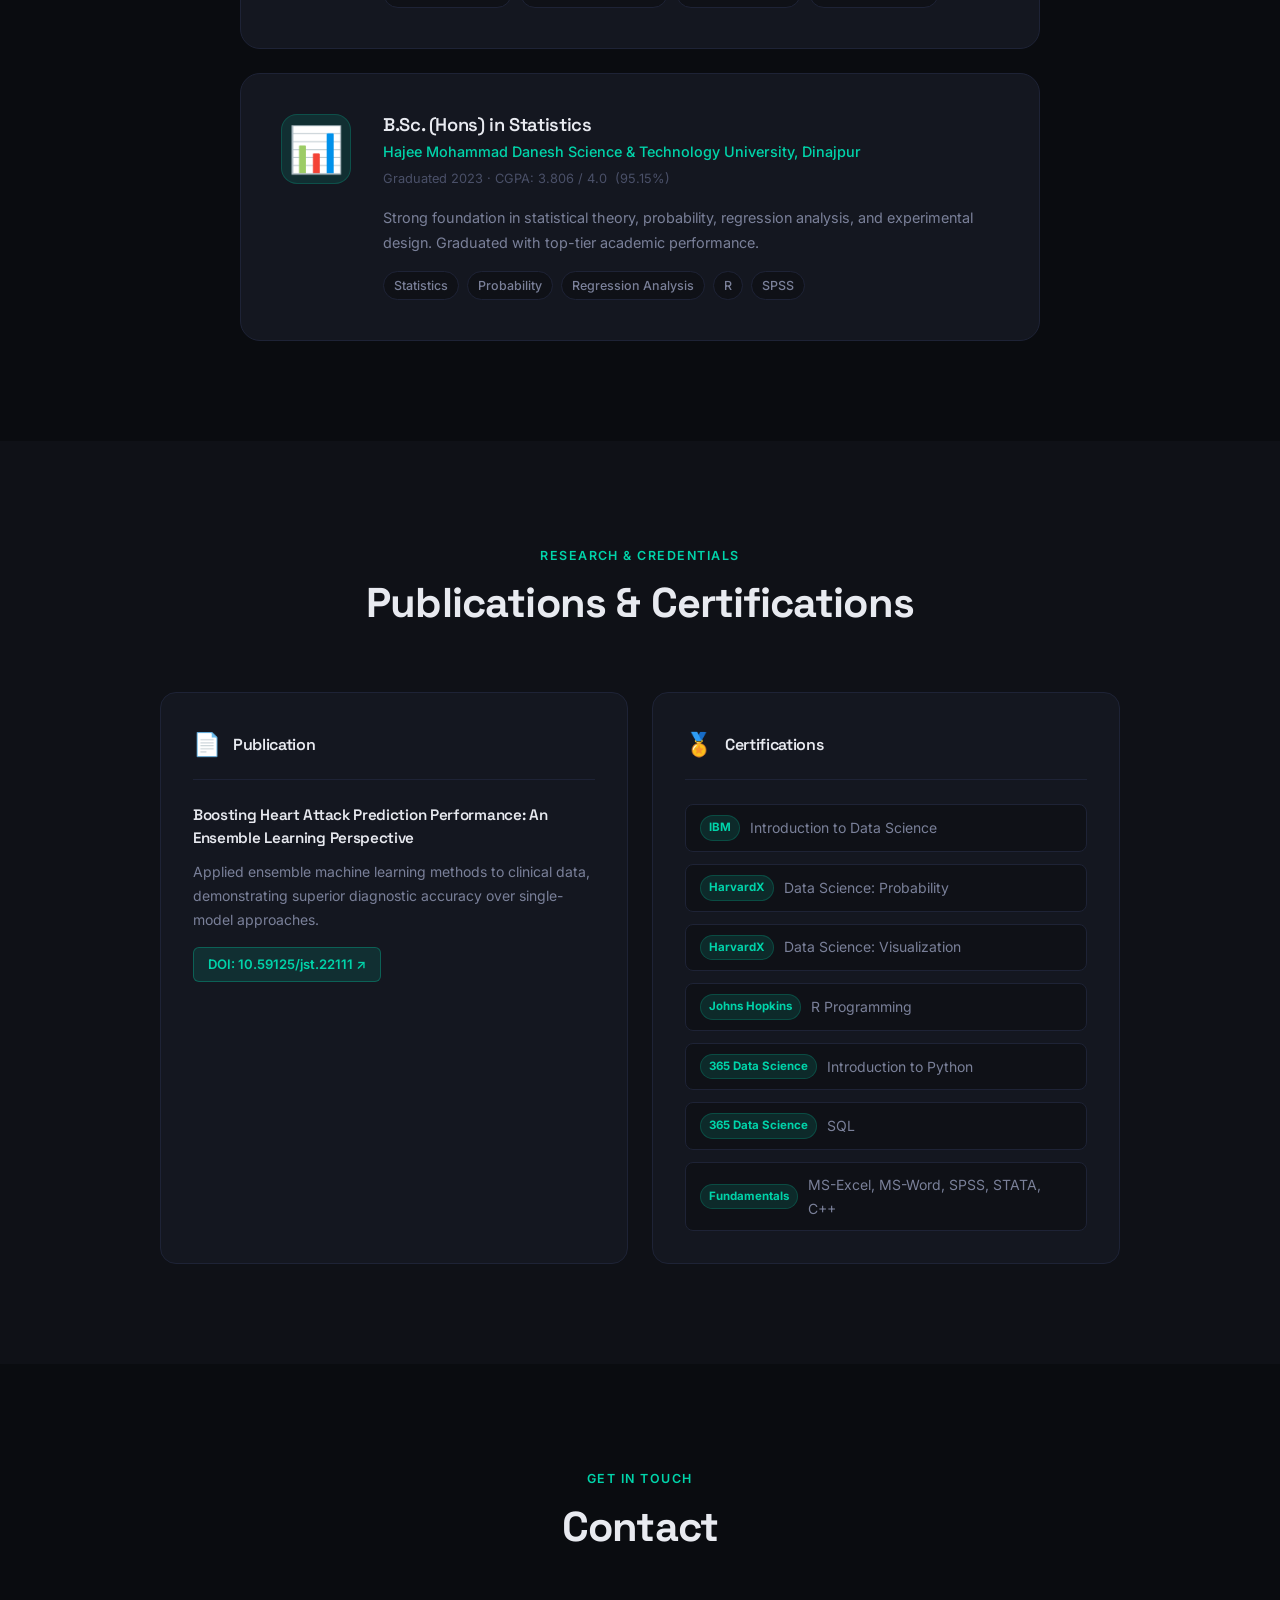
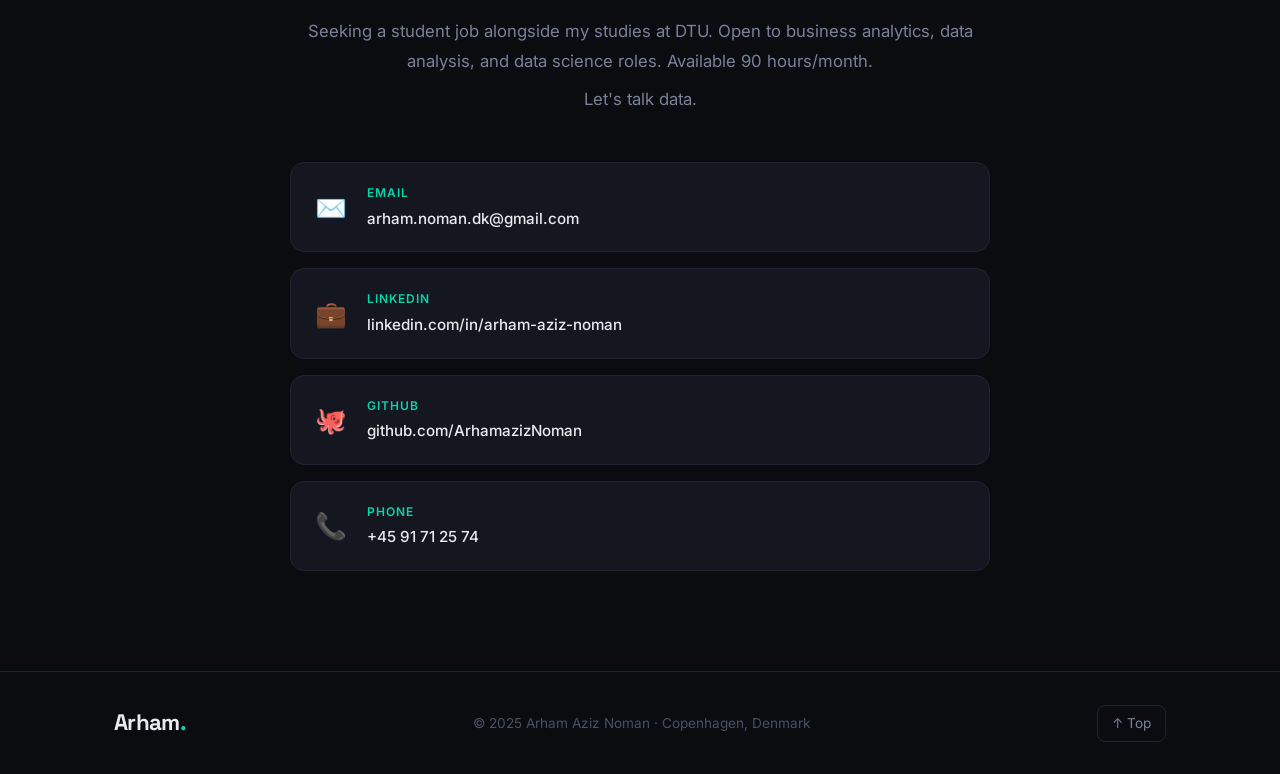
<file: Arham Aziz Noman.html>
<!DOCTYPE html>
<html lang="en" data-theme="dark">
<head>
  <meta charset="UTF-8" />
  <meta name="viewport" content="width=device-width, initial-scale=1.0" />
  <title>Arham Aziz Noman | Business Analyst</title>
  <link rel="stylesheet" href="style.css" />
  <link rel="preconnect" href="https://fonts.googleapis.com" />
  <link href="https://fonts.googleapis.com/css2?family=Inter:wght@300;400;500;600;700&family=Space+Grotesk:wght@400;500;600;700&display=swap" rel="stylesheet" />
</head>
<body>

  <!-- NAV -->
  <nav class="navbar" id="navbar">
    <div class="nav-container">
      <a href="#hero" class="nav-logo">Arham<span class="accent">.</span></a>
      <ul class="nav-links" id="nav-links">
        <li><a href="#about">About</a></li>
        <li><a href="#skills">Skills</a></li>
        <li><a href="#projects">Projects</a></li>
        <li><a href="#experience">Experience</a></li>
        <li><a href="#education">Education</a></li>
        <li><a href="#publications">Publications</a></li>
        <li><a href="#contact">Contact</a></li>
      </ul>
      <div class="nav-actions">
        <button class="theme-toggle" id="theme-toggle" aria-label="Toggle theme">
          <span class="theme-icon">☀️</span>
        </button>
        <a href="Arham Aziz Noman_CV_E.pdf" download class="btn btn-outline btn-sm">Download CV</a>
        <button class="hamburger" id="hamburger" aria-label="Menu">
          <span></span><span></span><span></span>
        </button>
      </div>
    </div>
  </nav>

  <!-- HERO -->
  <section class="hero" id="hero">
    <div class="hero-bg">
      <div class="hero-grid"></div>
    </div>
    <div class="container hero-two-col">

      <!-- LEFT: intro -->
      <div class="hero-left">
        <div class="hero-badge reveal">Business Analyst · DTU Copenhagen</div>
        <h1 class="hero-title reveal">
          Hi, I'm <span class="accent">Arham</span>
        </h1>
        <p class="hero-tagline reveal">Turning data into actionable business insights.</p>
        <p class="hero-sub reveal">
          M.Sc. Eng. Business Analytics @ DTU &nbsp;·&nbsp; Data Analyst &nbsp;·&nbsp; Startup Founder
        </p>
        <div class="hero-cta reveal">
          <a href="#projects" class="btn btn-primary">View Projects</a>
          <a href="#contact" class="btn btn-outline">Contact Me</a>
        </div>
      </div>

      <!-- RIGHT: career snapshot -->
      <div class="hero-right reveal">
        <div class="hero-card">
          <div class="hero-card-header">
            <span class="hero-card-icon">📈</span>
            <span class="hero-card-title">Career Journey</span>
          </div>

          <div class="hero-timeline">
            <div class="ht-item">
              <div class="ht-dot"></div>
              <div class="ht-body">
                <span class="ht-date">2019 – 2023</span>
                <span class="ht-role">B.Sc. Statistics</span>
                <span class="ht-place">HSTU · CGPA 3.806 / 4.0 (95.15%)</span>
              </div>
            </div>
            <div class="ht-item">
              <div class="ht-dot"></div>
              <div class="ht-body">
                <span class="ht-date">Dec 2023 – Jun 2025</span>
                <span class="ht-role">Junior Data Analyst</span>
                <span class="ht-place">Debonair Padding & Quilting Solution Ltd</span>
              </div>
            </div>
            <div class="ht-item">
              <div class="ht-dot ht-dot-accent"></div>
              <div class="ht-body">
                <span class="ht-date">Jul 2024 – Jan 2025</span>
                <span class="ht-role">Data Analyst & Co-Founder</span>
                <span class="ht-place">Meow Mesh · meowmesh.com</span>
              </div>
            </div>
            <div class="ht-item ht-item-current">
              <div class="ht-dot ht-dot-pulse"></div>
              <div class="ht-body">
                <span class="ht-date">2025 – Present</span>
                <span class="ht-role">M.Sc. Eng. Business Analytics</span>
                <span class="ht-place">Technical University of Denmark (DTU)</span>
              </div>
            </div>
          </div>

          <div class="hero-strengths">
            <span class="hs-tag">📊 Data Analysis</span>
            <span class="hs-tag">🤖 ML & AI</span>
            <span class="hs-tag">📈 Power BI</span>
            <span class="hs-tag">🐍 Python</span>
            <span class="hs-tag">🎯 KPI Design</span>
            <span class="hs-tag">🚀 Startup</span>
          </div>
        </div>
      </div>

    </div>
    <div class="hero-scroll">
      <div class="scroll-indicator"></div>
    </div>
  </section>

  <!-- ABOUT -->
  <section class="section" id="about">
    <div class="container">
      <div class="section-header reveal">
        <span class="section-tag">Who I Am</span>
        <h2>About Me</h2>
      </div>
      <div class="about-grid">
        <div class="about-text reveal">
          <p>
            Data is like a puzzle — when analyzed correctly, it reveals powerful insights that
            drive real impact. With a <strong>B.Sc. in Statistics</strong> and a passion for
            transforming raw data into strategic decisions, I founded <strong>Meow Mesh</strong>,
            an e-commerce startup addressing pet care challenges.
          </p>
          <p>
            This entrepreneurial journey ignited my passion for business problem-solving, shifting
            my career focus toward understanding and addressing real-world challenges. To strengthen
            my analytical and strategic skills, I am pursuing an <strong>M.Sc. Eng. in Business
            Analytics at DTU</strong>.
          </p>
          <p>
            Combining analytical expertise with entrepreneurial experience, I thrive on identifying
            challenges, uncovering insights, and implementing <strong>data-driven solutions</strong>
            that make a difference.
          </p>
          <div class="about-stats">
            <div class="stat">
              <span class="stat-num">2+</span>
              <span class="stat-label">Years Experience</span>
            </div>
            <div class="stat">
              <span class="stat-num">3.806</span>
              <span class="stat-label">B.Sc. CGPA</span>
            </div>
            <div class="stat">
              <span class="stat-num">1</span>
              <span class="stat-label">Publication</span>
            </div>
          </div>
        </div>
        <div class="about-highlights reveal">
          <div class="highlight-card">
            <span class="highlight-icon">📊</span>
            <h4>Data-Driven</h4>
            <p>End-to-end pipelines from raw data cleaning to executive-level dashboards.</p>
          </div>
          <div class="highlight-card">
            <span class="highlight-icon">🤖</span>
            <h4>ML & AI</h4>
            <p>Applied ANN, CNN, LSTM, Random Forest and clustering models in real projects.</p>
          </div>
          <div class="highlight-card">
            <span class="highlight-icon">🚀</span>
            <h4>Startup Founder</h4>
            <p>Co-founded Meow Mesh — built analytics, led a team of 5, drove growth strategy.</p>
          </div>
          <div class="highlight-card">
            <span class="highlight-icon">🌍</span>
            <h4>Global Perspective</h4>
            <p>4 languages. Educated in Denmark, experienced across international contexts.</p>
          </div>
        </div>
      </div>
    </div>
  </section>

  <!-- SKILLS -->
  <section class="section section-alt" id="skills">
    <div class="container">
      <div class="section-header reveal">
        <span class="section-tag">What I Do</span>
        <h2>Skills & Expertise</h2>
      </div>
      <div class="skills-grid">

        <div class="skill-category reveal">
          <div class="skill-cat-header">
            <span class="skill-icon">🐍</span>
            <h3>Data Analysis</h3>
          </div>
          <div class="skill-items">
            <div class="skill-item">
              <span class="skill-name">Python (NumPy, Pandas, scikit-learn, TensorFlow)</span>
              <div class="skill-bar"><div class="skill-fill" data-width="90"></div></div>
            </div>
            <div class="skill-item">
              <span class="skill-name">R (tidyverse, ggplot2)</span>
              <div class="skill-bar"><div class="skill-fill" data-width="85"></div></div>
            </div>
            <div class="skill-item">
              <span class="skill-name">SQL</span>
              <div class="skill-bar"><div class="skill-fill" data-width="85"></div></div>
            </div>
            <div class="skill-item">
              <span class="skill-name">Excel / SPSS / STATA</span>
              <div class="skill-bar"><div class="skill-fill" data-width="88"></div></div>
            </div>
          </div>
        </div>

        <div class="skill-category reveal">
          <div class="skill-cat-header">
            <span class="skill-icon">📈</span>
            <h3>Visualization</h3>
          </div>
          <div class="skill-items">
            <div class="skill-item">
              <span class="skill-name">Power BI</span>
              <div class="skill-bar"><div class="skill-fill" data-width="88"></div></div>
            </div>
            <div class="skill-item">
              <span class="skill-name">Tableau</span>
              <div class="skill-bar"><div class="skill-fill" data-width="82"></div></div>
            </div>
            <div class="skill-item">
              <span class="skill-name">Matplotlib / Seaborn</span>
              <div class="skill-bar"><div class="skill-fill" data-width="90"></div></div>
            </div>
            <div class="skill-item">
              <span class="skill-name">Plotly / Dash</span>
              <div class="skill-bar"><div class="skill-fill" data-width="78"></div></div>
            </div>
          </div>
        </div>

        <div class="skill-category reveal">
          <div class="skill-cat-header">
            <span class="skill-icon">🤖</span>
            <h3>Machine Learning & AI</h3>
          </div>
          <div class="skill-items">
            <div class="skill-item">
              <span class="skill-name">Regression / Classification (LR, DT, KNN, RF)</span>
              <div class="skill-bar"><div class="skill-fill" data-width="88"></div></div>
            </div>
            <div class="skill-item">
              <span class="skill-name">Deep Learning (ANN, CNN, LSTM, RCNN)</span>
              <div class="skill-bar"><div class="skill-fill" data-width="80"></div></div>
            </div>
            <div class="skill-item">
              <span class="skill-name">Clustering (K-Means, scikit-learn)</span>
              <div class="skill-bar"><div class="skill-fill" data-width="85"></div></div>
            </div>
            <div class="skill-item">
              <span class="skill-name">Forecasting (ARIMA, SARIMA, VAR)</span>
              <div class="skill-bar"><div class="skill-fill" data-width="82"></div></div>
            </div>
          </div>
        </div>

        <div class="skill-category reveal">
          <div class="skill-cat-header">
            <span class="skill-icon">💼</span>
            <h3>Business & Analytics</h3>
          </div>
          <div class="skill-items">
            <div class="skill-item">
              <span class="skill-name">KPI Development & Tracking (Google Analytics)</span>
              <div class="skill-bar"><div class="skill-fill" data-width="90"></div></div>
            </div>
            <div class="skill-item">
              <span class="skill-name">CRM Tools (Salesforce, HubSpot)</span>
              <div class="skill-bar"><div class="skill-fill" data-width="75"></div></div>
            </div>
            <div class="skill-item">
              <span class="skill-name">E-commerce & Customer Analytics</span>
              <div class="skill-bar"><div class="skill-fill" data-width="85"></div></div>
            </div>
            <div class="skill-item">
              <span class="skill-name">Business Strategy & Optimisation</span>
              <div class="skill-bar"><div class="skill-fill" data-width="83"></div></div>
            </div>
          </div>
        </div>

      </div>

      <div class="tech-tags reveal">
        <span class="tech-tag">pandas</span>
        <span class="tech-tag">NumPy</span>
        <span class="tech-tag">scikit-learn</span>
        <span class="tech-tag">TensorFlow</span>
        <span class="tech-tag">ARIMA</span>
        <span class="tech-tag">SARIMA</span>
        <span class="tech-tag">VAR</span>
        <span class="tech-tag">SQL</span>
        <span class="tech-tag">Power BI</span>
        <span class="tech-tag">Tableau</span>
        <span class="tech-tag">Google Analytics</span>
        <span class="tech-tag">Salesforce</span>
        <span class="tech-tag">HubSpot</span>
        <span class="tech-tag">Git</span>
        <span class="tech-tag">SPSS</span>
        <span class="tech-tag">STATA</span>
        <span class="tech-tag">C++</span>
      </div>

      <!-- Languages -->
      <div class="languages reveal">
        <h3 class="lang-title">Language Skills</h3>
        <div class="lang-grid">
          <div class="lang-item"><span class="lang-flag">🇧🇩</span><span class="lang-name">Bengali</span><span class="lang-level native">Native</span></div>
          <div class="lang-item"><span class="lang-flag">🇬🇧</span><span class="lang-name">English</span><span class="lang-level fluent">Fluent</span></div>
          <div class="lang-item"><span class="lang-flag">🇮🇳</span><span class="lang-name">Hindi</span><span class="lang-level beginner">Beginner</span></div>
          <div class="lang-item"><span class="lang-flag">🇩🇰</span><span class="lang-name">Danish</span><span class="lang-level beginner">Beginner</span></div>
        </div>
      </div>
    </div>
  </section>

  <!-- PROJECTS -->
  <section class="section" id="projects">
    <div class="container">
      <div class="section-header reveal">
        <span class="section-tag">My Work</span>
        <h2>Projects</h2>
      </div>
      <div class="projects-grid">

        <!-- Real GitHub repo 1 -->
        <div class="project-card reveal">
          <div class="project-top">
            <div class="project-icon">🍃</div>
            <div class="project-links">
              <a href="https://github.com/ArhamazizNoman/Kaggle-Leaf-Classification-Challenge" target="_blank" rel="noopener" class="project-link" aria-label="GitHub">
                <svg xmlns="http://www.w3.org/2000/svg" width="16" height="16" viewBox="0 0 24 24" fill="currentColor"><path d="M12 0C5.37 0 0 5.37 0 12c0 5.31 3.435 9.795 8.205 11.385.6.105.825-.255.825-.57 0-.285-.015-1.23-.015-2.235-3.015.555-3.795-.735-4.035-1.41-.135-.345-.72-1.41-1.23-1.695-.42-.225-1.02-.78-.015-.795.945-.015 1.62.87 1.845 1.23 1.08 1.815 2.805 1.305 3.495.99.105-.78.42-1.305.765-1.605-2.67-.3-5.46-1.335-5.46-5.925 0-1.305.465-2.385 1.23-3.225-.12-.3-.54-1.53.12-3.18 0 0 1.005-.315 3.3 1.23.96-.27 1.98-.405 3-.405s2.04.135 3 .405c2.295-1.56 3.3-1.23 3.3-1.23.66 1.65.24 2.88.12 3.18.765.84 1.23 1.905 1.23 3.225 0 4.605-2.805 5.625-5.475 5.925.435.375.81 1.095.81 2.22 0 1.605-.015 2.895-.015 3.3 0 .315.225.69.825.57A12.02 12.02 0 0 0 24 12c0-6.63-5.37-12-12-12z"/></svg>
              </a>
            </div>
          </div>
          <h3 class="project-title">Kaggle Leaf Classification Challenge</h3>
          <p class="project-desc">
            Multi-modal neural network combining CNN with other feature extractors to classify
            plant species from leaf images. Built with PyTorch on the Kaggle competition dataset.
          </p>
          <div class="project-tags">
            <span>PyTorch</span>
            <span>CNN</span>
            <span>Deep Learning</span>
            <span>Jupyter</span>
          </div>
        </div>

        <!-- Real GitHub repo 2 -->
        <div class="project-card reveal">
          <div class="project-top">
            <div class="project-icon">🎙️</div>
            <div class="project-links">
              <a href="https://github.com/ArhamazizNoman/Voice-Clasificatio-Using-ANN" target="_blank" rel="noopener" class="project-link" aria-label="GitHub">
                <svg xmlns="http://www.w3.org/2000/svg" width="16" height="16" viewBox="0 0 24 24" fill="currentColor"><path d="M12 0C5.37 0 0 5.37 0 12c0 5.31 3.435 9.795 8.205 11.385.6.105.825-.255.825-.57 0-.285-.015-1.23-.015-2.235-3.015.555-3.795-.735-4.035-1.41-.135-.345-.72-1.41-1.23-1.695-.42-.225-1.02-.78-.015-.795.945-.015 1.62.87 1.845 1.23 1.08 1.815 2.805 1.305 3.495.99.105-.78.42-1.305.765-1.605-2.67-.3-5.46-1.335-5.46-5.925 0-1.305.465-2.385 1.23-3.225-.12-.3-.54-1.53.12-3.18 0 0 1.005-.315 3.3 1.23.96-.27 1.98-.405 3-.405s2.04.135 3 .405c2.295-1.56 3.3-1.23 3.3-1.23.66 1.65.24 2.88.12 3.18.765.84 1.23 1.905 1.23 3.225 0 4.605-2.805 5.625-5.475 5.925.435.375.81 1.095.81 2.22 0 1.605-.015 2.895-.015 3.3 0 .315.225.69.825.57A12.02 12.02 0 0 0 24 12c0-6.63-5.37-12-12-12z"/></svg>
              </a>
            </div>
          </div>
          <h3 class="project-title">Voice Classification Using ANN</h3>
          <p class="project-desc">
            Automatic audio classification system categorising audio data into classes based on
            acoustic properties and content. Built and trained an Artificial Neural Network on
            extracted audio features.
          </p>
          <div class="project-tags">
            <span>Python</span>
            <span>ANN</span>
            <span>Audio Analysis</span>
            <span>Jupyter</span>
          </div>
        </div>

        <!-- Real GitHub repo 3 -->
        <div class="project-card reveal">
          <div class="project-top">
            <div class="project-icon">🎵</div>
            <div class="project-links">
              <a href="https://github.com/ArhamazizNoman/Sporty_Song_Clustering_-_Recomendation_System-" target="_blank" rel="noopener" class="project-link" aria-label="GitHub">
                <svg xmlns="http://www.w3.org/2000/svg" width="16" height="16" viewBox="0 0 24 24" fill="currentColor"><path d="M12 0C5.37 0 0 5.37 0 12c0 5.31 3.435 9.795 8.205 11.385.6.105.825-.255.825-.57 0-.285-.015-1.23-.015-2.235-3.015.555-3.795-.735-4.035-1.41-.135-.345-.72-1.41-1.23-1.695-.42-.225-1.02-.78-.015-.795.945-.015 1.62.87 1.845 1.23 1.08 1.815 2.805 1.305 3.495.99.105-.78.42-1.305.765-1.605-2.67-.3-5.46-1.335-5.46-5.925 0-1.305.465-2.385 1.23-3.225-.12-.3-.54-1.53.12-3.18 0 0 1.005-.315 3.3 1.23.96-.27 1.98-.405 3-.405s2.04.135 3 .405c2.295-1.56 3.3-1.23 3.3-1.23.66 1.65.24 2.88.12 3.18.765.84 1.23 1.905 1.23 3.225 0 4.605-2.805 5.625-5.475 5.925.435.375.81 1.095.81 2.22 0 1.605-.015 2.895-.015 3.3 0 .315.225.69.825.57A12.02 12.02 0 0 0 24 12c0-6.63-5.37-12-12-12z"/></svg>
              </a>
            </div>
          </div>
          <h3 class="project-title">Song Clustering &amp; Recommendation System</h3>
          <p class="project-desc">
            Combined audio analysis with unsupervised learning to cluster songs by acoustic
            characteristics and build a content-based recommendation engine for sporty/workout
            playlists.
          </p>
          <div class="project-tags">
            <span>Python</span>
            <span>K-Means</span>
            <span>Audio Analysis</span>
            <span>Unsupervised ML</span>
          </div>
        </div>

        <!-- Real GitHub repo 4 -->
        <div class="project-card reveal">
          <div class="project-top">
            <div class="project-icon">🧠</div>
            <div class="project-links">
              <a href="https://github.com/ArhamazizNoman/Neural-network-from-scratch-using-only-NumPy-" target="_blank" rel="noopener" class="project-link" aria-label="GitHub">
                <svg xmlns="http://www.w3.org/2000/svg" width="16" height="16" viewBox="0 0 24 24" fill="currentColor"><path d="M12 0C5.37 0 0 5.37 0 12c0 5.31 3.435 9.795 8.205 11.385.6.105.825-.255.825-.57 0-.285-.015-1.23-.015-2.235-3.015.555-3.795-.735-4.035-1.41-.135-.345-.72-1.41-1.23-1.695-.42-.225-1.02-.78-.015-.795.945-.015 1.62.87 1.845 1.23 1.08 1.815 2.805 1.305 3.495.99.105-.78.42-1.305.765-1.605-2.67-.3-5.46-1.335-5.46-5.925 0-1.305.465-2.385 1.23-3.225-.12-.3-.54-1.53.12-3.18 0 0 1.005-.315 3.3 1.23.96-.27 1.98-.405 3-.405s2.04.135 3 .405c2.295-1.56 3.3-1.23 3.3-1.23.66 1.65.24 2.88.12 3.18.765.84 1.23 1.905 1.23 3.225 0 4.605-2.805 5.625-5.475 5.925.435.375.81 1.095.81 2.22 0 1.605-.015 2.895-.015 3.3 0 .315.225.69.825.57A12.02 12.02 0 0 0 24 12c0-6.63-5.37-12-12-12z"/></svg>
              </a>
            </div>
          </div>
          <h3 class="project-title">Neural Network from Scratch (NumPy Only)</h3>
          <p class="project-desc">
            Designed and trained a fully connected feedforward neural network (FFNN) from first
            principles using only NumPy — no frameworks. Demonstrates deep understanding of
            backpropagation and gradient descent math.
          </p>
          <div class="project-tags">
            <span>NumPy</span>
            <span>FFNN</span>
            <span>Backpropagation</span>
            <span>From Scratch</span>
          </div>
        </div>

        <!-- Real GitHub repo 5 -->
        <div class="project-card reveal">
          <div class="project-top">
            <div class="project-icon">🚲</div>
            <div class="project-links">
              <a href="https://github.com/ArhamazizNoman/City-Bike-Network-Sharing-Clustering-and-Prediction" target="_blank" rel="noopener" class="project-link" aria-label="GitHub">
                <svg xmlns="http://www.w3.org/2000/svg" width="16" height="16" viewBox="0 0 24 24" fill="currentColor"><path d="M12 0C5.37 0 0 5.37 0 12c0 5.31 3.435 9.795 8.205 11.385.6.105.825-.255.825-.57 0-.285-.015-1.23-.015-2.235-3.015.555-3.795-.735-4.035-1.41-.135-.345-.72-1.41-1.23-1.695-.42-.225-1.02-.78-.015-.795.945-.015 1.62.87 1.845 1.23 1.08 1.815 2.805 1.305 3.495.99.105-.78.42-1.305.765-1.605-2.67-.3-5.46-1.335-5.46-5.925 0-1.305.465-2.385 1.23-3.225-.12-.3-.54-1.53.12-3.18 0 0 1.005-.315 3.3 1.23.96-.27 1.98-.405 3-.405s2.04.135 3 .405c2.295-1.56 3.3-1.23 3.3-1.23.66 1.65.24 2.88.12 3.18.765.84 1.23 1.905 1.23 3.225 0 4.605-2.805 5.625-5.475 5.925.435.375.81 1.095.81 2.22 0 1.605-.015 2.895-.015 3.3 0 .315.225.69.825.57A12.02 12.02 0 0 0 24 12c0-6.63-5.37-12-12-12z"/></svg>
              </a>
            </div>
          </div>
          <h3 class="project-title">City Bike Network — Clustering &amp; Prediction</h3>
          <p class="project-desc">
            Investigated how clustering algorithms segment the Citi Bike network spatially.
            Applied multiple clustering methods to derive operational insights from station
            usage patterns and predict demand. ⭐ 2 stars.
          </p>
          <div class="project-tags">
            <span>Python</span>
            <span>Clustering</span>
            <span>Spatial Analysis</span>
            <span>Prediction</span>
          </div>
        </div>

        <!-- Meow Mesh (real startup) -->
        <div class="project-card reveal">
          <div class="project-top">
            <div class="project-icon">🐱</div>
            <div class="project-links">
              <a href="https://meowmesh.com/" target="_blank" rel="noopener" class="project-link" aria-label="Live Site">🔗</a>
            </div>
          </div>
          <h3 class="project-title">Meow Mesh — E-commerce Analytics</h3>
          <p class="project-desc">
            Co-founded pet care e-commerce startup. Built customer segmentation models, tracked
            website traffic, conversion rates, and engagement metrics. Led team of 5 to develop
            business strategies and improve operational efficiency.
          </p>
          <div class="project-tags">
            <span>scikit-learn</span>
            <span>Google Analytics</span>
            <span>Customer Segmentation</span>
            <span>Startup</span>
          </div>
        </div>

        <!-- Published paper -->
        <div class="project-card reveal">
          <div class="project-top">
            <div class="project-icon">❤️</div>
            <div class="project-links">
              <a href="https://doi.org/10.59125/jst.22111" target="_blank" rel="noopener" class="project-link" aria-label="Paper">🔗</a>
            </div>
          </div>
          <h3 class="project-title">Heart Attack Prediction — Ensemble Learning</h3>
          <p class="project-desc">
            Published research boosting heart attack prediction performance using ensemble
            methods. Combined Decision Tree, Random Forest, and KNN classifiers to outperform
            single-model baselines. DOI: 10.59125/jst.22111
          </p>
          <div class="project-tags">
            <span>Python</span>
            <span>Random Forest</span>
            <span>Ensemble Learning</span>
            <span>📄 Published</span>
          </div>
        </div>

      </div>
    </div>
  </section>

  <!-- EXPERIENCE -->
  <section class="section section-alt" id="experience">
    <div class="container">
      <div class="section-header reveal">
        <span class="section-tag">Career</span>
        <h2>Experience</h2>
      </div>
      <div class="timeline">

        <div class="timeline-item reveal">
          <div class="timeline-marker"></div>
          <div class="timeline-content">
            <div class="timeline-header">
              <div>
                <h3>Data Analyst &amp; Founding Member</h3>
                <a href="https://meowmesh.com/" target="_blank" rel="noopener" class="timeline-company">Meow Mesh ↗</a>
              </div>
              <span class="timeline-date">Jul 2024 – Jan 2025</span>
            </div>
            <ul class="timeline-list">
              <li>Analysed sales data and customer behaviour to optimise marketing strategies.</li>
              <li>Led a team of 5 to develop business strategies and improve operational efficiency.</li>
              <li>Implemented customer segmentation models to personalise marketing campaigns.</li>
              <li>Tracked website traffic, conversion rates, and customer engagement metrics to drive continuous improvements.</li>
            </ul>
          </div>
        </div>

        <div class="timeline-item reveal">
          <div class="timeline-marker"></div>
          <div class="timeline-content">
            <div class="timeline-header">
              <div>
                <h3>Junior Data Analyst</h3>
                <span class="timeline-company">Debonair Padding &amp; Quilting Solution Ltd</span>
              </div>
              <span class="timeline-date">Dec 2023 – Jun 2025</span>
            </div>
            <ul class="timeline-list">
              <li>Analysed sales and production data to identify trends and optimise export strategies.</li>
              <li>Conducted research on global fashion trends and competitor pricing to support decision-making.</li>
              <li>Developed automated reports and dashboards to track key performance metrics.</li>
              <li>Collaborated with cross-functional teams (production, sales, logistics) to enhance operational efficiency.</li>
            </ul>
          </div>
        </div>

        <div class="timeline-item reveal">
          <div class="timeline-marker"></div>
          <div class="timeline-content">
            <div class="timeline-header">
              <div>
                <h3>General Secretary</h3>
                <span class="timeline-company">Statistical Students' Association of HSTU</span>
              </div>
              <span class="timeline-date">May 2023 – Mar 2024</span>
            </div>
            <ul class="timeline-list">
              <li>Led student association of statistics department, organising academic events and workshops.</li>
              <li>Previously served as Assistant General Secretary (Feb 2022 – May 2023).</li>
            </ul>
          </div>
        </div>

      </div>
    </div>
  </section>

  <!-- EDUCATION -->
  <section class="section" id="education">
    <div class="container">
      <div class="section-header reveal">
        <span class="section-tag">Academic Background</span>
        <h2>Education</h2>
      </div>
      <div class="edu-grid">

        <div class="edu-card reveal">
          <div class="edu-logo">🎓</div>
          <div class="edu-content">
            <h3>M.Sc. Eng. in Business Analytics</h3>
            <span class="edu-school">Technical University of Denmark (DTU)</span>
            <span class="edu-year">2025 – Ongoing · Copenhagen, Denmark</span>
            <p>
              Advanced coursework in predictive modelling, machine learning, data engineering,
              operations research, and strategic management. Applying analytical expertise to
              real-world business challenges.
            </p>
            <div class="edu-tags">
              <span>Machine Learning</span>
              <span>Operations Research</span>
              <span>Data Engineering</span>
              <span>Business Strategy</span>
            </div>
          </div>
        </div>

        <div class="edu-card reveal">
          <div class="edu-logo">📊</div>
          <div class="edu-content">
            <h3>B.Sc. (Hons) in Statistics</h3>
            <span class="edu-school">Hajee Mohammad Danesh Science &amp; Technology University, Dinajpur</span>
            <span class="edu-year">Graduated 2023 · CGPA: 3.806 / 4.0 &nbsp;(95.15%)</span>
            <p>
              Strong foundation in statistical theory, probability, regression analysis, and
              experimental design. Graduated with top-tier academic performance.
            </p>
            <div class="edu-tags">
              <span>Statistics</span>
              <span>Probability</span>
              <span>Regression Analysis</span>
              <span>R</span>
              <span>SPSS</span>
            </div>
          </div>
        </div>

      </div>
    </div>
  </section>

  <!-- PUBLICATIONS & CERTIFICATIONS -->
  <section class="section section-alt" id="publications">
    <div class="container">
      <div class="section-header reveal">
        <span class="section-tag">Research & Credentials</span>
        <h2>Publications &amp; Certifications</h2>
      </div>
      <div class="pub-cert-grid">

        <!-- Publication -->
        <div class="pub-card reveal">
          <div class="pub-header">
            <span class="pub-icon">📄</span>
            <h3>Publication</h3>
          </div>
          <div class="pub-item">
            <h4>Boosting Heart Attack Prediction Performance: An Ensemble Learning Perspective</h4>
            <p>Applied ensemble machine learning methods to clinical data, demonstrating superior
               diagnostic accuracy over single-model approaches.</p>
            <a href="https://doi.org/10.59125/jst.22111" target="_blank" rel="noopener" class="pub-doi">
              DOI: 10.59125/jst.22111 ↗
            </a>
          </div>
        </div>

        <!-- Certifications -->
        <div class="cert-card reveal">
          <div class="pub-header">
            <span class="pub-icon">🏅</span>
            <h3>Certifications</h3>
          </div>
          <ul class="cert-list">
            <li>
              <span class="cert-provider">IBM</span>
              Introduction to Data Science
            </li>
            <li>
              <span class="cert-provider">HarvardX</span>
              Data Science: Probability
            </li>
            <li>
              <span class="cert-provider">HarvardX</span>
              Data Science: Visualization
            </li>
            <li>
              <span class="cert-provider">Johns Hopkins</span>
              R Programming
            </li>
            <li>
              <span class="cert-provider">365 Data Science</span>
              Introduction to Python
            </li>
            <li>
              <span class="cert-provider">365 Data Science</span>
              SQL
            </li>
            <li>
              <span class="cert-provider">Fundamentals</span>
              MS-Excel, MS-Word, SPSS, STATA, C++
            </li>
          </ul>
        </div>

      </div>
    </div>
  </section>

  <!-- CONTACT -->
  <section class="section" id="contact">
    <div class="container">
      <div class="section-header reveal">
        <span class="section-tag">Get In Touch</span>
        <h2>Contact</h2>
      </div>
      <div class="contact-wrapper">
        <div class="contact-intro reveal">
          <p>
            Seeking a student job alongside my studies at DTU. Open to business analytics,
            data analysis, and data science roles. Available 90 hours/month.
          </p>
          <p>Let's talk data.</p>
        </div>
        <div class="contact-links reveal">
          <a href="mailto:arham.noman.dk@gmail.com" class="contact-card">
            <span class="contact-icon">✉️</span>
            <div>
              <span class="contact-label">Email</span>
              <span class="contact-value">arham.noman.dk@gmail.com</span>
            </div>
          </a>
          <a href="https://www.linkedin.com/in/arham-aziz-noman" target="_blank" rel="noopener" class="contact-card">
            <span class="contact-icon">💼</span>
            <div>
              <span class="contact-label">LinkedIn</span>
              <span class="contact-value">linkedin.com/in/arham-aziz-noman</span>
            </div>
          </a>
          <a href="https://github.com/ArhamazizNoman" target="_blank" rel="noopener" class="contact-card">
            <span class="contact-icon">🐙</span>
            <div>
              <span class="contact-label">GitHub</span>
              <span class="contact-value">github.com/ArhamazizNoman</span>
            </div>
          </a>
          <a href="tel:+4591712574" class="contact-card">
            <span class="contact-icon">📞</span>
            <div>
              <span class="contact-label">Phone</span>
              <span class="contact-value">+45 91 71 25 74</span>
            </div>
          </a>
        </div>
      </div>
    </div>
  </section>

  <!-- FOOTER -->
  <footer class="footer">
    <div class="container footer-inner">
      <span class="nav-logo">Arham<span class="accent">.</span></span>
      <p>© 2025 Arham Aziz Noman · Copenhagen, Denmark</p>
      <a href="#hero" class="back-top">↑ Top</a>
    </div>
  </footer>

  <script src="script.js"></script>
</body>
</html>
</file>
<file: style.css>
/* ===== DESIGN TOKENS ===== */
:root {
  --accent: #00d4aa;
  --accent-dim: #00d4aa22;
  --accent-hover: #00bfa0;
  --bg: #0a0c10;
  --bg-alt: #0f1117;
  --bg-card: #141720;
  --bg-card-hover: #1a1f2e;
  --border: #1e2336;
  --text: #e8eaf0;
  --text-muted: #7a8099;
  --text-dim: #4a5068;
  --nav-bg: rgba(10, 12, 16, 0.85);
  --shadow: 0 4px 32px rgba(0,0,0,0.4);
  --shadow-card: 0 2px 16px rgba(0,0,0,0.3);
}

/* ===== RESET & BASE ===== */
*, *::before, *::after { box-sizing: border-box; margin: 0; padding: 0; }

html { scroll-behavior: smooth; font-size: 16px; }

body {
  font-family: 'Inter', -apple-system, sans-serif;
  background: var(--bg);
  color: var(--text);
  line-height: 1.7;
  transition: background 0.3s ease, color 0.3s ease;
  overflow-x: hidden;
}

h1, h2, h3, h4 {
  font-family: 'Space Grotesk', sans-serif;
  line-height: 1.2;
  letter-spacing: -0.02em;
}

a { text-decoration: none; color: inherit; }
ul { list-style: none; }
img { max-width: 100%; }

.container {
  max-width: 1100px;
  margin: 0 auto;
  padding: 0 24px;
}

.accent { color: var(--accent); }

/* ===== NAVBAR ===== */
.navbar {
  position: fixed;
  top: 0; left: 0; right: 0;
  z-index: 100;
  background: var(--nav-bg);
  backdrop-filter: blur(16px);
  -webkit-backdrop-filter: blur(16px);
  border-bottom: 1px solid var(--border);
  transition: all 0.3s ease;
}

.navbar.scrolled {
  box-shadow: var(--shadow);
}

.nav-container {
  max-width: 1100px;
  margin: 0 auto;
  padding: 0 24px;
  height: 64px;
  display: flex;
  align-items: center;
  justify-content: space-between;
  gap: 24px;
}

.nav-logo {
  font-family: 'Space Grotesk', sans-serif;
  font-size: 1.4rem;
  font-weight: 700;
  letter-spacing: -0.03em;
  flex-shrink: 0;
}

.nav-links {
  display: flex;
  gap: 8px;
  align-items: center;
}

.nav-links a {
  font-size: 0.875rem;
  font-weight: 500;
  color: var(--text-muted);
  padding: 6px 12px;
  border-radius: 6px;
  transition: all 0.2s;
}

.nav-links a:hover,
.nav-links a.active {
  color: var(--text);
  background: var(--accent-dim);
}

.nav-actions {
  display: flex;
  align-items: center;
  gap: 12px;
  flex-shrink: 0;
}

.hamburger {
  display: none;
  flex-direction: column;
  gap: 5px;
  background: none;
  border: none;
  cursor: pointer;
  padding: 4px;
}

.hamburger span {
  display: block;
  width: 22px;
  height: 2px;
  background: var(--text);
  border-radius: 2px;
  transition: all 0.3s;
}

/* ===== BUTTONS ===== */
.btn {
  display: inline-flex;
  align-items: center;
  gap: 8px;
  padding: 12px 24px;
  border-radius: 8px;
  font-weight: 600;
  font-size: 0.9rem;
  transition: all 0.2s;
  cursor: pointer;
  border: none;
  white-space: nowrap;
}

.btn-primary {
  background: var(--accent);
  color: #000;
}

.btn-primary:hover {
  background: var(--accent-hover);
  transform: translateY(-2px);
  box-shadow: 0 8px 24px rgba(0, 212, 170, 0.3);
}

.btn-outline {
  background: transparent;
  color: var(--text);
  border: 1.5px solid var(--border);
}

.btn-outline:hover {
  border-color: var(--accent);
  color: var(--accent);
  transform: translateY(-2px);
}

.btn-sm { padding: 7px 16px; font-size: 0.82rem; }

/* ===== HERO ===== */
.hero {
  min-height: 100vh;
  display: flex;
  align-items: center;
  justify-content: center;
  position: relative;
  overflow: hidden;
  padding-top: 64px;
}

.hero-bg {
  position: absolute;
  inset: 0;
  pointer-events: none;
}

.hero-grid {
  position: absolute;
  inset: 0;
  background-image:
    linear-gradient(var(--border) 1px, transparent 1px),
    linear-gradient(90deg, var(--border) 1px, transparent 1px);
  background-size: 60px 60px;
  opacity: 0.4;
  mask-image: radial-gradient(ellipse 80% 60% at 50% 40%, black, transparent);
}

.hero-bg::after {
  content: '';
  position: absolute;
  top: 20%; left: 50%;
  transform: translate(-50%, -50%);
  width: 600px; height: 400px;
  background: radial-gradient(ellipse, rgba(0, 212, 170, 0.12) 0%, transparent 70%);
  pointer-events: none;
}

.hero-content {
  text-align: center;
  position: relative;
  z-index: 1;
  padding: 80px 24px;
}

/* Two-column hero layout */
.hero-two-col {
  position: relative;
  z-index: 1;
  display: grid;
  grid-template-columns: 1fr 1fr;
  gap: 56px;
  align-items: center;
  padding: 80px 24px;
  width: 100%;
}

.hero-left {
  text-align: left;
}

/* Right panel — career card */
.hero-right {
  display: flex;
  justify-content: center;
}

.hero-card {
  background: rgba(20, 23, 32, 0.7);
  border: 1px solid var(--border);
  border-radius: 20px;
  padding: 28px;
  backdrop-filter: blur(12px);
  -webkit-backdrop-filter: blur(12px);
  width: 100%;
  max-width: 400px;
  box-shadow: 0 8px 40px rgba(0,0,0,0.4);
  transition: border-color 0.3s;
}

.hero-card:hover { border-color: rgba(0,212,170,0.3); }

.hero-card-header {
  display: flex;
  align-items: center;
  gap: 10px;
  margin-bottom: 24px;
  padding-bottom: 16px;
  border-bottom: 1px solid var(--border);
}

.hero-card-icon { font-size: 1.2rem; }

.hero-card-title {
  font-family: 'Space Grotesk', sans-serif;
  font-size: 0.85rem;
  font-weight: 600;
  letter-spacing: 0.06em;
  text-transform: uppercase;
  color: var(--text-muted);
}

/* Mini timeline inside hero card */
.hero-timeline {
  display: flex;
  flex-direction: column;
  gap: 0;
  position: relative;
  padding-left: 20px;
  margin-bottom: 24px;
}

.hero-timeline::before {
  content: '';
  position: absolute;
  left: 5px; top: 8px; bottom: 8px;
  width: 1px;
  background: var(--border);
}

.ht-item {
  display: flex;
  gap: 14px;
  padding-bottom: 20px;
  position: relative;
}

.ht-item:last-child { padding-bottom: 0; }

.ht-dot {
  width: 11px; height: 11px;
  border-radius: 50%;
  background: var(--border);
  border: 2px solid var(--bg-card);
  flex-shrink: 0;
  margin-top: 4px;
  position: relative;
  left: -20px;
  margin-right: -11px;
  z-index: 1;
  transition: background 0.2s;
}

.ht-dot-accent {
  background: var(--accent);
}

.ht-dot-pulse {
  background: var(--accent);
  box-shadow: 0 0 0 4px rgba(0,212,170,0.2);
  animation: dotPulse 2s ease infinite;
}

@keyframes dotPulse {
  0%, 100% { box-shadow: 0 0 0 3px rgba(0,212,170,0.2); }
  50%       { box-shadow: 0 0 0 7px rgba(0,212,170,0.08); }
}

.ht-body {
  display: flex;
  flex-direction: column;
  gap: 2px;
}

.ht-date {
  font-size: 0.7rem;
  color: var(--accent);
  font-weight: 600;
  letter-spacing: 0.04em;
}

.ht-role {
  font-size: 0.875rem;
  font-weight: 600;
  color: var(--text);
  line-height: 1.3;
}

.ht-place {
  font-size: 0.75rem;
  color: var(--text-muted);
  line-height: 1.4;
}

.ht-item-current .ht-role { color: var(--accent); }

/* Strength tags */
.hero-strengths {
  display: flex;
  flex-wrap: wrap;
  gap: 8px;
  padding-top: 20px;
  border-top: 1px solid var(--border);
}

.hs-tag {
  font-size: 0.75rem;
  font-weight: 500;
  background: var(--accent-dim);
  border: 1px solid rgba(0,212,170,0.2);
  color: var(--text);
  padding: 4px 12px;
  border-radius: 100px;
  transition: all 0.2s;
}

.hs-tag:hover {
  border-color: var(--accent);
  color: var(--accent);
}

/* Responsive: stack on mobile */
@media (max-width: 900px) {
  .hero-two-col {
    grid-template-columns: 1fr;
    gap: 40px;
    text-align: center;
  }
  .hero-left { text-align: center; }
  .hero-right { justify-content: center; }
  .hero-card { max-width: 480px; }
}


.hero-badge {
  display: inline-block;
  background: var(--accent-dim);
  border: 1px solid rgba(0, 212, 170, 0.3);
  color: var(--accent);
  font-size: 0.8rem;
  font-weight: 600;
  letter-spacing: 0.08em;
  text-transform: uppercase;
  padding: 6px 16px;
  border-radius: 100px;
  margin-bottom: 24px;
}

.hero-title {
  font-size: clamp(2.8rem, 7vw, 5.5rem);
  font-weight: 700;
  margin-bottom: 20px;
  letter-spacing: -0.04em;
}

.hero-tagline {
  font-size: clamp(1.1rem, 2.5vw, 1.4rem);
  color: var(--text-muted);
  margin-bottom: 12px;
  font-weight: 400;
}

.hero-sub {
  font-size: 0.95rem;
  color: var(--text-dim);
  margin-bottom: 40px;
  letter-spacing: 0.03em;
}

.hero-cta {
  display: flex;
  gap: 16px;
  justify-content: center;
  flex-wrap: wrap;
}

.hero-scroll {
  position: absolute;
  bottom: 32px;
  left: 50%;
  transform: translateX(-50%);
}

.scroll-indicator {
  width: 24px;
  height: 40px;
  border: 2px solid var(--border);
  border-radius: 12px;
  position: relative;
}

.scroll-indicator::after {
  content: '';
  position: absolute;
  top: 6px; left: 50%;
  transform: translateX(-50%);
  width: 4px; height: 8px;
  background: var(--accent);
  border-radius: 2px;
  animation: scrollBounce 1.5s ease infinite;
}

@keyframes scrollBounce {
  0%, 100% { transform: translateX(-50%) translateY(0); opacity: 1; }
  50% { transform: translateX(-50%) translateY(10px); opacity: 0.3; }
}

/* ===== SECTIONS ===== */
.section { padding: 100px 0; }
.section-alt { background: var(--bg-alt); }

.section-header {
  text-align: center;
  margin-bottom: 64px;
}

.section-tag {
  display: inline-block;
  font-size: 0.78rem;
  font-weight: 600;
  letter-spacing: 0.12em;
  text-transform: uppercase;
  color: var(--accent);
  margin-bottom: 12px;
}

.section-header h2 {
  font-size: clamp(1.8rem, 4vw, 2.6rem);
  font-weight: 700;
}

/* ===== ABOUT ===== */
.about-grid {
  display: grid;
  grid-template-columns: 1fr 1fr;
  gap: 64px;
  align-items: start;
}

.about-text p {
  color: var(--text-muted);
  margin-bottom: 20px;
  font-size: 1rem;
  line-height: 1.8;
}

.about-text strong { color: var(--text); font-weight: 600; }

.about-stats {
  display: flex;
  gap: 40px;
  margin-top: 40px;
  padding-top: 32px;
  border-top: 1px solid var(--border);
}

.stat { display: flex; flex-direction: column; gap: 4px; }

.stat-num {
  font-family: 'Space Grotesk', sans-serif;
  font-size: 2rem;
  font-weight: 700;
  color: var(--accent);
  line-height: 1;
}

.stat-label { font-size: 0.8rem; color: var(--text-muted); }

.about-highlights {
  display: grid;
  grid-template-columns: 1fr 1fr;
  gap: 16px;
}

.highlight-card {
  background: var(--bg-card);
  border: 1px solid var(--border);
  border-radius: 12px;
  padding: 24px;
  transition: all 0.3s;
}

.highlight-card:hover {
  border-color: var(--accent);
  transform: translateY(-4px);
  box-shadow: var(--shadow-card);
}

.highlight-icon { font-size: 1.6rem; display: block; margin-bottom: 12px; }

.highlight-card h4 {
  font-size: 0.95rem;
  font-weight: 600;
  margin-bottom: 8px;
}

.highlight-card p {
  font-size: 0.85rem;
  color: var(--text-muted);
  line-height: 1.6;
}

/* ===== SKILLS ===== */
.skills-grid {
  display: grid;
  grid-template-columns: repeat(2, 1fr);
  gap: 24px;
  margin-bottom: 48px;
}

.skill-category {
  background: var(--bg-card);
  border: 1px solid var(--border);
  border-radius: 16px;
  padding: 32px;
  transition: all 0.3s;
}

.skill-category:hover {
  border-color: rgba(0, 212, 170, 0.3);
  box-shadow: var(--shadow-card);
}

.skill-cat-header {
  display: flex;
  align-items: center;
  gap: 12px;
  margin-bottom: 28px;
}

.skill-icon { font-size: 1.4rem; }

.skill-cat-header h3 {
  font-size: 1rem;
  font-weight: 600;
}

.skill-items { display: flex; flex-direction: column; gap: 16px; }

.skill-item { display: flex; flex-direction: column; gap: 6px; }

.skill-name { font-size: 0.85rem; color: var(--text-muted); }

.skill-bar {
  height: 6px;
  background: var(--border);
  border-radius: 100px;
  overflow: hidden;
}

.skill-fill {
  height: 100%;
  background: linear-gradient(90deg, var(--accent), #00a080);
  border-radius: 100px;
  width: 0;
  transition: width 1.2s cubic-bezier(0.4, 0, 0.2, 1);
}

.tech-tags {
  display: flex;
  flex-wrap: wrap;
  gap: 10px;
  justify-content: center;
}

.tech-tag {
  background: var(--bg-card);
  border: 1px solid var(--border);
  color: var(--text-muted);
  font-size: 0.82rem;
  font-weight: 500;
  padding: 6px 14px;
  border-radius: 100px;
  transition: all 0.2s;
}

.tech-tag:hover {
  border-color: var(--accent);
  color: var(--accent);
  background: var(--accent-dim);
}

/* ===== PROJECTS ===== */
.projects-grid {
  display: grid;
  grid-template-columns: repeat(3, 1fr);
  gap: 24px;
}

.project-card {
  background: var(--bg-card);
  border: 1px solid var(--border);
  border-radius: 16px;
  padding: 28px;
  display: flex;
  flex-direction: column;
  gap: 16px;
  transition: all 0.3s;
  position: relative;
  overflow: hidden;
}

.project-card::before {
  content: '';
  position: absolute;
  top: 0; left: 0; right: 0;
  height: 2px;
  background: linear-gradient(90deg, var(--accent), transparent);
  opacity: 0;
  transition: opacity 0.3s;
}

.project-card:hover {
  border-color: rgba(0, 212, 170, 0.3);
  transform: translateY(-6px);
  box-shadow: var(--shadow);
}

.project-card:hover::before { opacity: 1; }

.project-top {
  display: flex;
  align-items: center;
  justify-content: space-between;
}

.project-icon { font-size: 1.8rem; }

.project-links { display: flex; gap: 8px; }

.project-link {
  width: 32px; height: 32px;
  border: 1px solid var(--border);
  border-radius: 8px;
  display: flex;
  align-items: center;
  justify-content: center;
  color: var(--text-muted);
  transition: all 0.2s;
}

.project-link:hover {
  border-color: var(--accent);
  color: var(--accent);
  background: var(--accent-dim);
}

.project-title {
  font-size: 1rem;
  font-weight: 600;
  line-height: 1.4;
}

.project-desc {
  font-size: 0.875rem;
  color: var(--text-muted);
  line-height: 1.7;
  flex: 1;
}

.project-tags {
  display: flex;
  flex-wrap: wrap;
  gap: 6px;
  margin-top: auto;
}

.project-tags span {
  background: var(--accent-dim);
  color: var(--accent);
  font-size: 0.75rem;
  font-weight: 500;
  padding: 3px 10px;
  border-radius: 100px;
  border: 1px solid rgba(0, 212, 170, 0.2);
}

/* ===== TIMELINE ===== */
.timeline {
  position: relative;
  max-width: 800px;
  margin: 0 auto;
}

.timeline::before {
  content: '';
  position: absolute;
  left: 16px;
  top: 0; bottom: 0;
  width: 2px;
  background: var(--border);
}

.timeline-item {
  display: flex;
  gap: 32px;
  margin-bottom: 48px;
  position: relative;
}

.timeline-marker {
  width: 34px;
  height: 34px;
  border-radius: 50%;
  background: var(--accent);
  border: 3px solid var(--bg-alt);
  flex-shrink: 0;
  position: relative;
  z-index: 1;
  margin-top: 2px;
  box-shadow: 0 0 0 4px var(--accent-dim);
}

.timeline-content {
  flex: 1;
  background: var(--bg-card);
  border: 1px solid var(--border);
  border-radius: 16px;
  padding: 28px;
  transition: all 0.3s;
}

.timeline-content:hover {
  border-color: rgba(0, 212, 170, 0.3);
  box-shadow: var(--shadow-card);
}

.timeline-header {
  display: flex;
  justify-content: space-between;
  align-items: flex-start;
  gap: 16px;
  margin-bottom: 20px;
  flex-wrap: wrap;
}

.timeline-header h3 {
  font-size: 1.05rem;
  font-weight: 600;
  margin-bottom: 4px;
}

.timeline-company {
  font-size: 0.85rem;
  color: var(--accent);
  font-weight: 500;
}

.timeline-date {
  font-size: 0.8rem;
  color: var(--text-dim);
  background: var(--bg-alt);
  border: 1px solid var(--border);
  padding: 4px 12px;
  border-radius: 100px;
  white-space: nowrap;
}

.timeline-list {
  display: flex;
  flex-direction: column;
  gap: 10px;
}

.timeline-list li {
  font-size: 0.9rem;
  color: var(--text-muted);
  padding-left: 16px;
  position: relative;
  line-height: 1.6;
}

.timeline-list li::before {
  content: '';
  position: absolute;
  left: 0; top: 10px;
  width: 5px; height: 5px;
  border-radius: 50%;
  background: var(--accent);
}

/* ===== EDUCATION ===== */
.edu-card {
  background: var(--bg-card);
  border: 1px solid var(--border);
  border-radius: 20px;
  padding: 40px;
  display: flex;
  gap: 32px;
  align-items: flex-start;
  transition: all 0.3s;
}

.edu-card:hover {
  border-color: rgba(0, 212, 170, 0.3);
  box-shadow: var(--shadow);
}

.edu-logo {
  font-size: 2.8rem;
  flex-shrink: 0;
  width: 70px; height: 70px;
  background: var(--accent-dim);
  border: 1px solid rgba(0, 212, 170, 0.2);
  border-radius: 16px;
  display: flex;
  align-items: center;
  justify-content: center;
}

.edu-content h3 {
  font-size: 1.15rem;
  font-weight: 600;
  margin-bottom: 4px;
}

.edu-school {
  display: block;
  color: var(--accent);
  font-size: 0.9rem;
  font-weight: 500;
  margin-bottom: 4px;
}

.edu-year {
  display: block;
  font-size: 0.8rem;
  color: var(--text-dim);
  margin-bottom: 16px;
}

.edu-content p {
  font-size: 0.9rem;
  color: var(--text-muted);
  line-height: 1.7;
  margin-bottom: 16px;
}

.edu-tags {
  display: flex;
  flex-wrap: wrap;
  gap: 8px;
}

.edu-tags span {
  font-size: 0.78rem;
  font-weight: 500;
  color: var(--text-muted);
  background: var(--bg-alt);
  border: 1px solid var(--border);
  padding: 3px 10px;
  border-radius: 100px;
}

/* ===== CONTACT ===== */
.contact-wrapper {
  max-width: 700px;
  margin: 0 auto;
  text-align: center;
}

.contact-intro {
  margin-bottom: 48px;
}

.contact-intro p {
  font-size: 1.05rem;
  color: var(--text-muted);
  margin-bottom: 8px;
  line-height: 1.8;
}

.contact-links {
  display: flex;
  flex-direction: column;
  gap: 16px;
}

.contact-card {
  display: flex;
  align-items: center;
  gap: 20px;
  background: var(--bg-card);
  border: 1px solid var(--border);
  border-radius: 14px;
  padding: 20px 24px;
  transition: all 0.3s;
  text-align: left;
}

.contact-card:hover {
  border-color: var(--accent);
  transform: translateX(6px);
  box-shadow: var(--shadow-card);
}

.contact-icon { font-size: 1.6rem; flex-shrink: 0; }

.contact-label {
  display: block;
  font-size: 0.75rem;
  font-weight: 600;
  letter-spacing: 0.08em;
  text-transform: uppercase;
  color: var(--accent);
  margin-bottom: 2px;
}

.contact-value {
  display: block;
  font-size: 0.95rem;
  color: var(--text);
  font-weight: 500;
}

/* ===== LANGUAGES ===== */
.languages {
  margin-top: 48px;
  text-align: center;
}

.lang-title {
  font-size: 1rem;
  font-weight: 600;
  color: var(--text-muted);
  margin-bottom: 20px;
  letter-spacing: 0.05em;
}

.lang-grid {
  display: flex;
  gap: 16px;
  justify-content: center;
  flex-wrap: wrap;
}

.lang-item {
  display: flex;
  align-items: center;
  gap: 10px;
  background: var(--bg-card);
  border: 1px solid var(--border);
  border-radius: 100px;
  padding: 8px 20px;
  transition: all 0.2s;
}

.lang-item:hover { border-color: var(--accent); }

.lang-flag { font-size: 1.2rem; }
.lang-name { font-size: 0.9rem; font-weight: 500; }

.lang-level {
  font-size: 0.72rem;
  font-weight: 600;
  letter-spacing: 0.06em;
  text-transform: uppercase;
  padding: 2px 8px;
  border-radius: 100px;
}

.lang-level.native  { background: rgba(0,212,170,0.15); color: var(--accent); }
.lang-level.fluent  { background: rgba(100,180,255,0.15); color: #64b4ff; }
.lang-level.beginner{ background: rgba(180,180,180,0.1); color: var(--text-dim); }

/* ===== EDUCATION GRID (two cards) ===== */
.edu-grid {
  max-width: 800px;
  margin: 0 auto;
  display: flex;
  flex-direction: column;
  gap: 24px;
}

/* ===== PUBLICATIONS & CERTS ===== */
.pub-cert-grid {
  display: grid;
  grid-template-columns: 1fr 1fr;
  gap: 24px;
  max-width: 960px;
  margin: 0 auto;
}

.pub-card, .cert-card {
  background: var(--bg-card);
  border: 1px solid var(--border);
  border-radius: 16px;
  padding: 32px;
  transition: all 0.3s;
}

.pub-card:hover, .cert-card:hover {
  border-color: rgba(0,212,170,0.3);
  box-shadow: var(--shadow-card);
}

.pub-header {
  display: flex;
  align-items: center;
  gap: 12px;
  margin-bottom: 24px;
  padding-bottom: 16px;
  border-bottom: 1px solid var(--border);
}

.pub-icon { font-size: 1.4rem; }
.pub-header h3 { font-size: 1rem; font-weight: 600; }

.pub-item h4 {
  font-size: 0.95rem;
  font-weight: 600;
  line-height: 1.5;
  margin-bottom: 10px;
}

.pub-item p {
  font-size: 0.875rem;
  color: var(--text-muted);
  line-height: 1.7;
  margin-bottom: 16px;
}

.pub-doi {
  display: inline-block;
  font-size: 0.82rem;
  font-weight: 600;
  color: var(--accent);
  border: 1px solid rgba(0,212,170,0.3);
  background: var(--accent-dim);
  padding: 5px 14px;
  border-radius: 6px;
  transition: all 0.2s;
}

.pub-doi:hover { background: rgba(0,212,170,0.2); }

.cert-list {
  display: flex;
  flex-direction: column;
  gap: 12px;
}

.cert-list li {
  display: flex;
  align-items: center;
  gap: 10px;
  font-size: 0.875rem;
  color: var(--text-muted);
  padding: 10px 14px;
  background: var(--bg-alt);
  border: 1px solid var(--border);
  border-radius: 8px;
  transition: all 0.2s;
}

.cert-list li:hover { border-color: rgba(0,212,170,0.3); color: var(--text); }

.cert-provider {
  font-size: 0.72rem;
  font-weight: 700;
  color: var(--accent);
  background: var(--accent-dim);
  border: 1px solid rgba(0,212,170,0.2);
  padding: 2px 8px;
  border-radius: 100px;
  white-space: nowrap;
  flex-shrink: 0;
}

@media (max-width: 768px) {
  .pub-cert-grid { grid-template-columns: 1fr; }
  .lang-grid { gap: 10px; }
}

/* ===== FOOTER ===== */
.footer {
  border-top: 1px solid var(--border);
  padding: 32px 0;
}

.footer-inner {
  display: flex;
  align-items: center;
  justify-content: space-between;
  gap: 16px;
  flex-wrap: wrap;
}

.footer p {
  font-size: 0.85rem;
  color: var(--text-dim);
}

.back-top {
  font-size: 0.85rem;
  color: var(--text-muted);
  border: 1px solid var(--border);
  padding: 6px 14px;
  border-radius: 8px;
  transition: all 0.2s;
}

.back-top:hover {
  color: var(--accent);
  border-color: var(--accent);
  background: var(--accent-dim);
}

/* ===== SCROLL REVEAL ===== */
.reveal {
  opacity: 0;
  transform: translateY(28px);
  transition: opacity 0.6s cubic-bezier(0.4, 0, 0.2, 1),
              transform 0.6s cubic-bezier(0.4, 0, 0.2, 1);
}

.reveal.visible {
  opacity: 1;
  transform: translateY(0);
}

/* Stagger children */
.reveal:nth-child(1) { transition-delay: 0ms; }
.reveal:nth-child(2) { transition-delay: 80ms; }
.reveal:nth-child(3) { transition-delay: 160ms; }
.reveal:nth-child(4) { transition-delay: 240ms; }
.reveal:nth-child(5) { transition-delay: 320ms; }

/* ===== RESPONSIVE ===== */
@media (max-width: 960px) {
  .about-grid { grid-template-columns: 1fr; gap: 40px; }
  .skills-grid { grid-template-columns: 1fr; }
  .projects-grid { grid-template-columns: repeat(2, 1fr); }
}

@media (max-width: 768px) {
  .nav-links {
    display: none;
    position: fixed;
    top: 64px; left: 0; right: 0;
    background: var(--bg);
    border-bottom: 1px solid var(--border);
    flex-direction: column;
    padding: 16px 24px;
    gap: 4px;
  }

  .nav-links.open { display: flex; }

  .nav-links a {
    padding: 10px 12px;
    font-size: 0.95rem;
  }

  .hamburger { display: flex; }
  .btn-sm { display: none; }

  .projects-grid { grid-template-columns: 1fr; }
  .about-highlights { grid-template-columns: 1fr; }
  .about-stats { gap: 24px; }

  .edu-card {
    flex-direction: column;
    gap: 20px;
    padding: 28px;
  }

  .timeline::before { left: 12px; }
  .timeline-marker { width: 26px; height: 26px; }
  .timeline-item { gap: 20px; }

  .footer-inner { flex-direction: column; text-align: center; }
}

@media (max-width: 480px) {
  .hero-cta { flex-direction: column; align-items: center; }
  .section { padding: 72px 0; }
  .timeline-header { flex-direction: column; }
}
</file>
